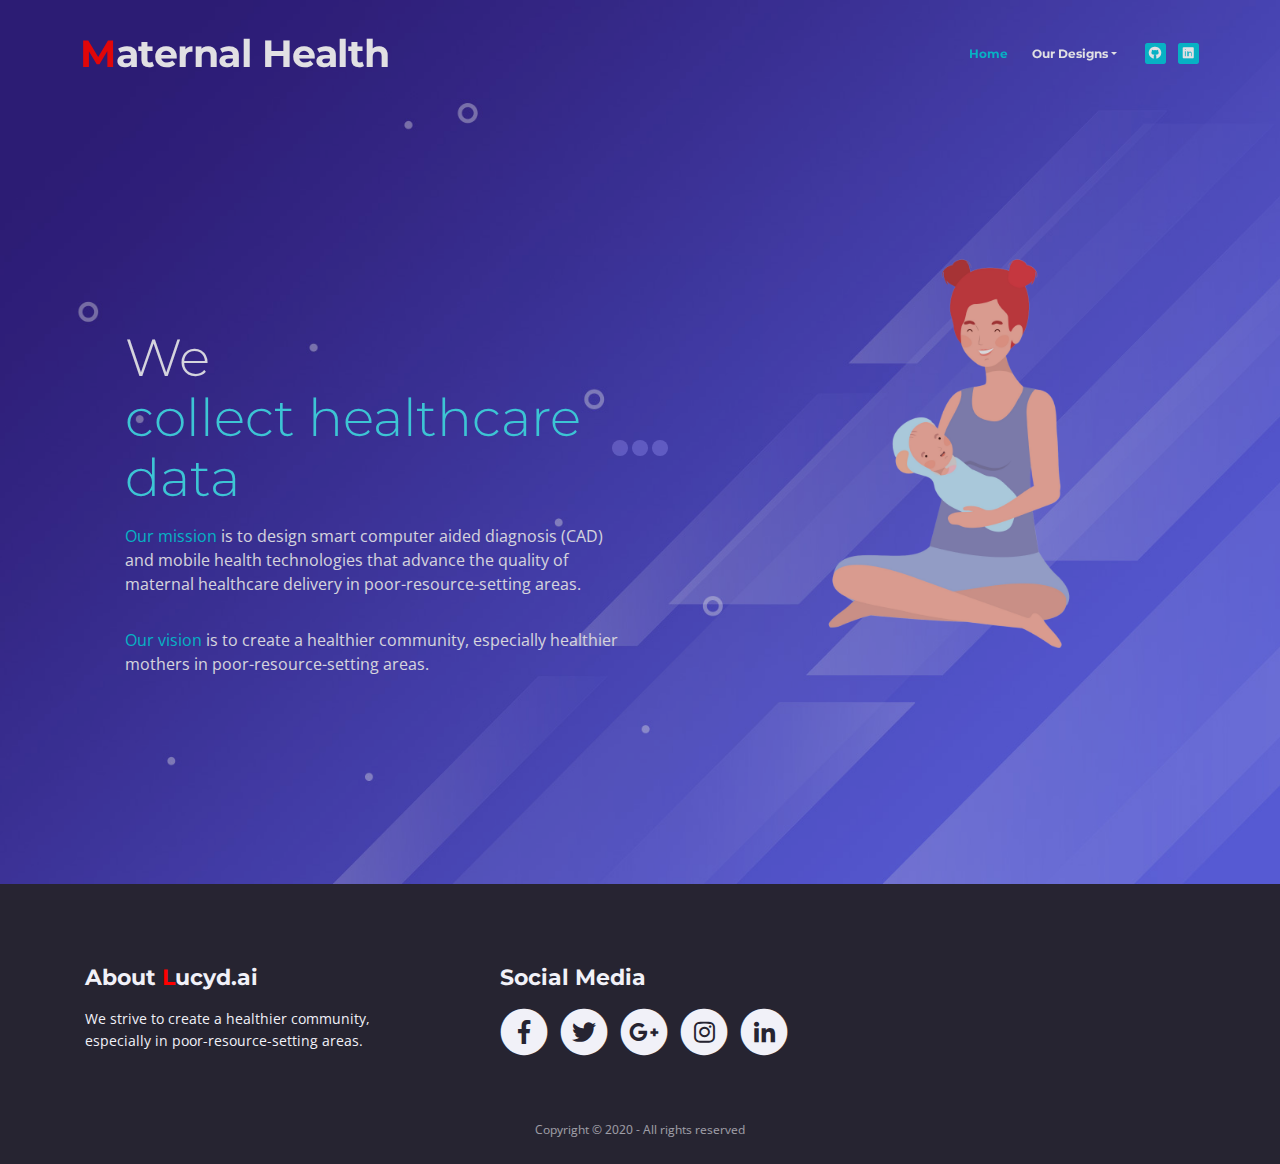
<file: maternalhealth.html>
<!DOCTYPE html>
<html lang="en">
<head>
    <meta charset="utf-8">
    <meta name="viewport" content="width=device-width, initial-scale=1, shrink-to-fit=no">
    
    <!-- SEO Meta Tags -->
    <meta name="description" content="Smart healthcare technologies.">
    <meta name="author" content="Inovatik">

    <!-- OG Meta Tags to improve the way the post looks when you share the page on LinkedIn, Facebook, Google+ -->
	<meta property="og:site_name" content="" /> <!-- website name -->
	<meta property="og:site" content="" /> <!-- website link -->
	<meta property="og:title" content=""/> <!-- title shown in the actual shared post -->
	<meta property="og:description" content="" /> <!-- description shown in the actual shared post -->
	<meta property="og:image" content="" /> <!-- image link, make sure it's jpg -->
	<meta property="og:url" content="" /> <!-- where do you want your post to link to -->
	<meta property="og:type" content="article" />

    <!-- Website Title -->
    <title>Lucyd.ai</title>
    
    <!-- Styles -->
    <link href="https://fonts.googleapis.com/css?family=Montserrat:400,600,700" rel="stylesheet">
    <link href="https://fonts.googleapis.com/css?family=Open+Sans:400,400i,700,700i" rel="stylesheet">
    <link href="css/bootstrap.css" rel="stylesheet">
    <link href="css/fontawesome-all.css" rel="stylesheet">
    <link href="css/swiper.css" rel="stylesheet">
	<link href="css/magnific-popup.css" rel="stylesheet">
	<link href="css/styles.css" rel="stylesheet">
	
	<!-- Favicon  -->
    <link rel="icon" href="images/icon.png">
</head>
<body data-spy="scroll" data-target=".fixed-top">
    
    <!-- Preloader -->
	<div class="spinner-wrapper">
        <div class="spinner">
            <div class="bounce1"></div>
            <div class="bounce2"></div>
            <div class="bounce3"></div>
        </div>
    </div>
    <!-- end of preloader -->
    

    <!-- Navigation -->
    <nav class="navbar navbar-expand-md navbar-dark navbar-custom fixed-top">
        <!-- Text Logo - Use this if you don't have a graphic logo -->
        <a class="navbar-brand logo-text page-scroll" href="maternalhealth.html"><span style="color:red">M</span>aternal Health</a> 

        <!-- Image Logo -->
        <!--<a class="navbar-brand logo-image" href="index.html"><img src="images/logo.svg" alt="alternative"></a> -->
        
        <!-- Mobile Menu Toggle Button -->
        <button class="navbar-toggler" type="button" data-toggle="collapse" data-target="#navbarsExampleDefault" aria-controls="navbarsExampleDefault" aria-expanded="false" aria-label="Toggle navigation">
            <span class="navbar-toggler-awesome fas fa-bars"></span>
            <span class="navbar-toggler-awesome fas fa-times"></span>
        </button>
        <!-- end of mobile menu toggle button -->

        <div class="collapse navbar-collapse" id="navbarsExampleDefault">
            <ul class="navbar-nav ml-auto">
                <li class="nav-item">
                    <a class="nav-link page-scroll" href="#header">Home <span class="sr-only">(current)</span></a>
                </li>

                </li>
                
                <!-- Dropdown Menu -->          
                <li class="nav-item dropdown">
                    <a class="nav-link dropdown-toggle page-scroll" href="#details" id="navbarDropdown" role="button" aria-haspopup="true" aria-expanded="false">Our Designs</a>
                    <div class="dropdown-menu" aria-labelledby="navbarDropdown">
                        <a class="dropdown-item" href="https://mohaliyet.github.io"><span class="item-text">CerviXpert</span></a>
                        <div class="dropdown-items-divide-hr"></div>
                        <a class="dropdown-item" href="https://mohaliyet.github.io/breast.html"><span class="item-text">BreastXpert</span></a>
                    </div>
                </li>
                <!-- end of dropdown menu -->
            </ul>
            <span class="nav-item social-icons">
                <span class="fa-stack">
                    <a href="https://www.github.com/lucydai">
                        <i class="fas fa-square fa-stack-2x"></i>
                        <i class="fab fa-github fa-stack-1x"></i>
                    </a>
                </span>
                <span class="fa-stack">
                    <a href="https://www.linkedin.com/company/42738579">
                        <i class="fas fa-square fa-stack-2x"></i>
                        <i class="fab fa-linkedin fa-stack-1x"></i>
                    </a>
                </span>
            </span>
        </div>
    </nav> <!-- end of navbar -->
    <!-- end of navigation -->


    <!-- Header -->
    <header id="header" class="header">
        <div class="header-content">
            <div class="container">
                <div class="row">
                    <div class="col-lg-6">
                        <div class="text-container">
                            <h1>We <br><span id="js-rotating">
                                collect healthcare data, 
                                analyze healthcare data, 
                                design data-driven technologies
                            </span></h1>
                            <p class="p-large"><span style="color:#00c9db">Our mission </span> is to design smart computer aided diagnosis (CAD) and mobile health technologies that advance the quality of maternal healthcare delivery in poor-resource-setting areas.</p>
                            <p class="p-large"><span style="color:#00c9db">Our vision </span>  is to create a healthier community, especially healthier mothers in poor-resource-setting areas.</p>
                            <!--a class="btn-solid-lg page-scroll" href="#your-link"><i class="fab fa-apple"></i>APP STORE</a>
                            <a class="btn-solid-lg page-scroll" href="#your-link"><i class="fab fa-google-play"></i>PLAY STORE</a-->
                        </div>
                    </div> <!-- end of col -->
                    <div class="col-lg-6">
                        <div class="image-container">
                            <img class="img-fluid" src="images/maternalhealth.png" alt="alternative">
                        </div> <!-- end of image-container -->
                    </div> <!-- end of col -->
                </div> <!-- end of row -->
            </div> <!-- end of container -->
        </div> <!-- end of header-content -->
    </header> <!-- end of header -->
    <!-- end of header -->
    
    <!-- Footer -->
    <div class="footer">
        <div class="container">
            <div class="row">
                <div class="col-md-4">
                    <div class="footer-col">
                        <h4>About <span style="color:red">L</span>ucyd.ai</h4>
                        <p>We strive to create a healthier community, especially in poor-resource-setting areas.</p>
                    </div>
                </div> <!-- end of col -->
                <div class="col-md-4">
                    <div class="footer-col last">
                        <h4>Social Media</h4>
                        <span class="fa-stack">
                            <a href="#your-link">
                                <i class="fas fa-circle fa-stack-2x"></i>
                                <i class="fab fa-facebook-f fa-stack-1x"></i>
                            </a>
                        </span>
                        <span class="fa-stack">
                            <a href="#your-link">
                                <i class="fas fa-circle fa-stack-2x"></i>
                                <i class="fab fa-twitter fa-stack-1x"></i>
                            </a>
                        </span>
                        <span class="fa-stack">
                            <a href="#your-link">
                                <i class="fas fa-circle fa-stack-2x"></i>
                                <i class="fab fa-google-plus-g fa-stack-1x"></i>
                            </a>
                        </span>
                        <span class="fa-stack">
                            <a href="#your-link">
                                <i class="fas fa-circle fa-stack-2x"></i>
                                <i class="fab fa-instagram fa-stack-1x"></i>
                            </a>
                        </span>
                        <span class="fa-stack">
                            <a href="#your-link">
                                <i class="fas fa-circle fa-stack-2x"></i>
                                <i class="fab fa-linkedin-in fa-stack-1x"></i>
                            </a>
                        </span>
                    </div> 
                </div> <!-- end of col -->
            </div> <!-- end of row -->
        </div> <!-- end of container -->
    </div> <!-- end of footer -->  
    <!-- end of footer -->


    <!-- Copyright -->
    <div class="copyright">
        <div class="container">
            <div class="row">
                <div class="col-lg-12">
                    <p class="p-small">Copyright © 2020 - All rights reserved</p>
                </div> <!-- end of col -->
            </div> <!-- enf of row -->
        </div> <!-- end of container -->
    </div> <!-- end of copyright --> 
    <!-- end of copyright -->
    
    	
    <!-- Scripts -->
    <script src="js/jquery.min.js"></script> <!-- jQuery for Bootstrap's JavaScript plugins -->
    <script src="js/popper.min.js"></script> <!-- Popper tooltip library for Bootstrap -->
    <script src="js/bootstrap.min.js"></script> <!-- Bootstrap framework -->
    <script src="js/jquery.easing.min.js"></script> <!-- jQuery Easing for smooth scrolling between anchors -->
    <script src="js/swiper.min.js"></script> <!-- Swiper for image and text sliders -->
    <script src="js/jquery.magnific-popup.js"></script> <!-- Magnific Popup for lightboxes -->
    <script src="js/morphext.min.js"></script> <!-- Morphtext rotating text in the header -->
    <script src="js/validator.min.js"></script> <!-- Validator.js - Bootstrap plugin that validates forms -->
    <script src="js/scripts.js"></script> <!-- Custom scripts -->
</body>
</html>
</file>
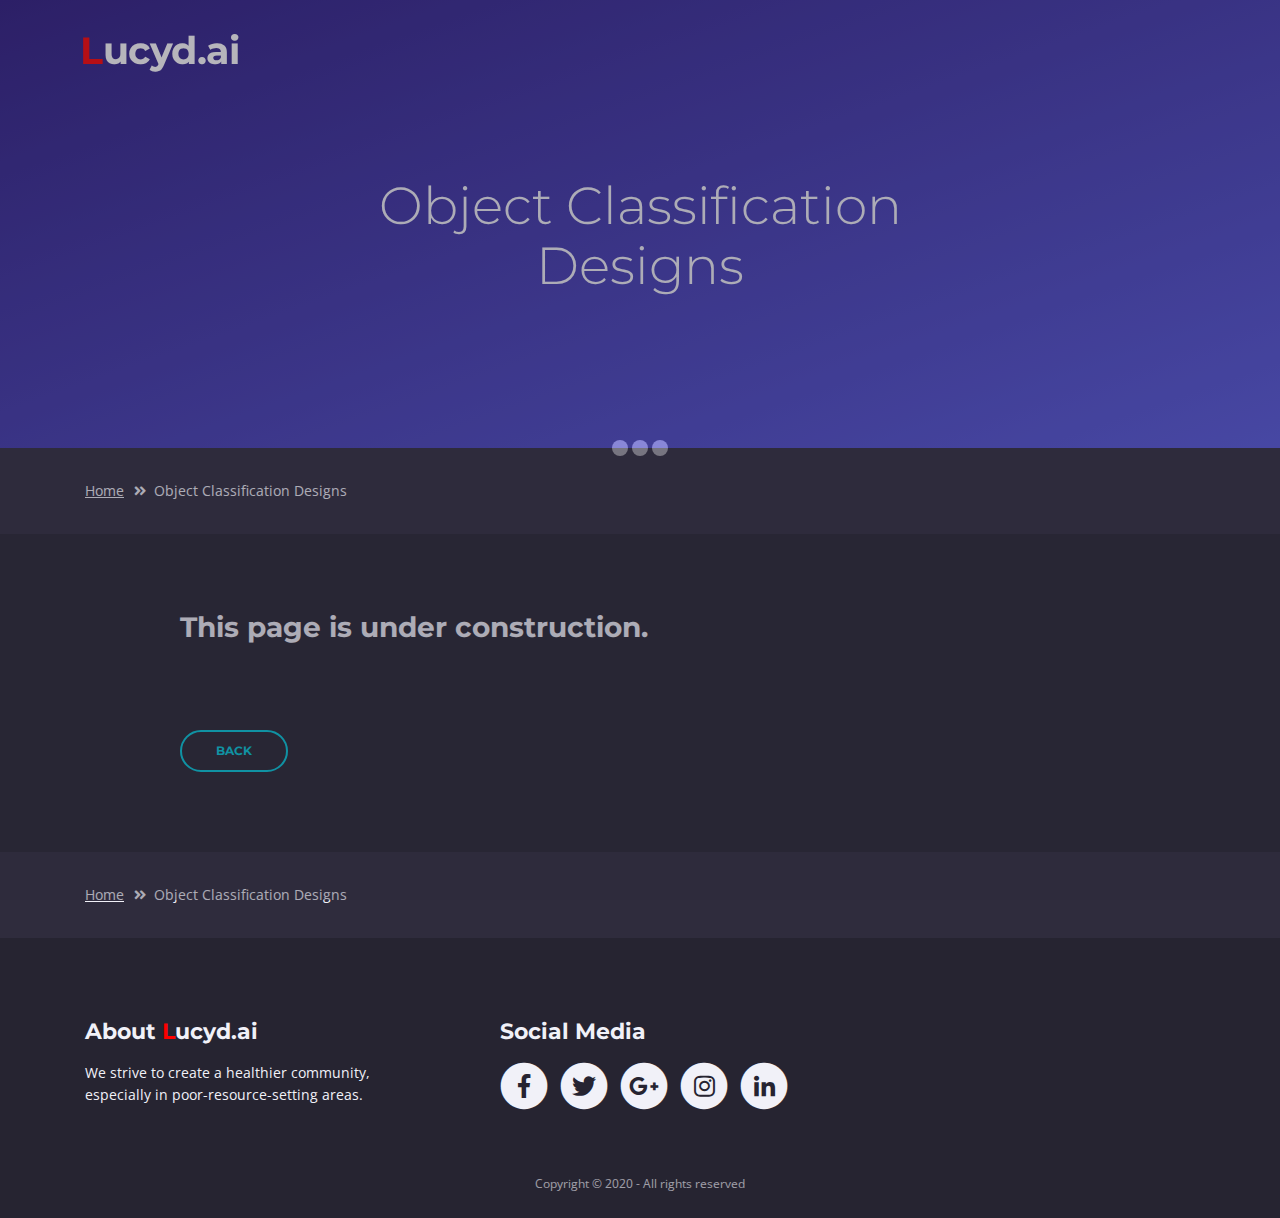
<file: object_classification.html>
<!DOCTYPE html>
<html lang="en">
<head>
    <meta charset="utf-8">
    <meta name="viewport" content="width=device-width, initial-scale=1, shrink-to-fit=no">
    
    <!-- SEO Meta Tags -->
    <meta name="description" content="Mobile app HTML landing page template to help you build a great online presence for your app which will convert visitors into users">
    <meta name="author" content="Inovatik">

    <!-- OG Meta Tags to improve the way the post looks when you share the page on LinkedIn, Facebook, Google+ -->
	<meta property="og:site_name" content="" /> <!-- website name -->
	<meta property="og:site" content="" /> <!-- website link -->
	<meta property="og:title" content=""/> <!-- title shown in the actual shared post -->
	<meta property="og:description" content="" /> <!-- description shown in the actual shared post -->
	<meta property="og:image" content="" /> <!-- image link, make sure it's jpg -->
	<meta property="og:url" content="" /> <!-- where do you want your post to link to -->
	<meta property="og:type" content="article" />

    <!-- Website Title -->
    <title>Object Classification</title>
    
    <!-- Styles -->
    <link href="https://fonts.googleapis.com/css?family=Open+Sans:300,300i,400,400i,600,600i,700,700i" rel="stylesheet">
    <link href="https://fonts.googleapis.com/css?family=Montserrat:600,700" rel="stylesheet">
    <link href="css/bootstrap.css" rel="stylesheet">
    <link href="css/fontawesome-all.css" rel="stylesheet">
    <link href="css/swiper.css" rel="stylesheet">
	<link href="css/magnific-popup.css" rel="stylesheet">
    <link href="css/styles.css" rel="stylesheet">
	
	<!-- Favicon  -->
    <link rel="icon" href="images/icon.png">
</head>
<body data-spy="scroll" data-target=".fixed-top">
    
    <!-- Preloader -->
	<div class="spinner-wrapper">
        <div class="spinner">
            <div class="bounce1"></div>
            <div class="bounce2"></div>
            <div class="bounce3"></div>
        </div>
    </div>
    <!-- end of preloader -->
    

    <!-- Navigation -->
    <nav class="navbar navbar-expand-md navbar-dark navbar-custom fixed-top">
        <!-- Text Logo - Use this if you don't have a graphic logo -->
        <a class="navbar-brand logo-text page-scroll" href="index.html"><span style="color:red">L</span>ucyd.ai</a> 
    </nav> <!-- end of navbar -->
    <!-- end of navigation -->


    <!-- Header -->
    <header id="header" class="ex-header">
        <div class="container">
            <div class="row">
                <div class="col-md-12">
                    <h1>Object Classification Designs</h1>
                </div> <!-- end of col -->
            </div> <!-- end of row -->
        </div> <!-- end of container -->
    </header> <!-- end of ex-header -->
    <!-- end of header -->


    <!-- Breadcrumbs -->
    <div class="ex-basic-1">
        <div class="container">
            <div class="row">
                <div class="col-lg-12">
                    <div class="breadcrumbs">
                        <a href="index.html">Home</a><i class="fa fa-angle-double-right"></i><span>Object Classification Designs</span>
                    </div> <!-- end of breadcrumbs -->
                </div> <!-- end of col -->
            </div> <!-- end of row -->
        </div> <!-- end of container -->
    </div> <!-- end of ex-basic-1 -->
    <!-- end of breadcrumbs -->


    <!-- Privacy Content -->
    <div class="ex-basic-2">
        <div class="container">
            <div class="row">
                <div class="col-lg-10 offset-lg-1">
                    <div class="text-container">
                        <h3>This page is under construction.</h3>    
                    </div> <!-- end of row -->
                    <a class="btn-outline-reg back" href="index.html">BACK</a>
                </div> <!-- end of col-->
            </div> <!-- end of row -->
        </div> <!-- end of container -->
    </div> <!-- end of ex-basic-2 -->
    <!-- end of privacy content -->


    <!-- Breadcrumbs -->
    <div class="ex-basic-1">
        <div class="container">
            <div class="row">
                <div class="col-lg-12">
                    <div class="breadcrumbs">
                        <a href="index.html">Home</a><i class="fa fa-angle-double-right"></i><span>Object Classification Designs</span>
                    </div> <!-- end of breadcrumbs -->
                </div> <!-- end of col -->
            </div> <!-- end of row -->
        </div> <!-- end of container -->
    </div> <!-- end of ex-basic-1 -->
    <!-- end of breadcrumbs -->

    
    <!-- Footer -->
    <div class="footer">
        <div class="container">
            <div class="row">
                <div class="col-md-4">
                    <div class="footer-col">
                        <h4>About <span style="color:red">L</span>ucyd.ai</h4>
                        <p>We strive to create a healthier community, especially in poor-resource-setting areas.</p>
                    </div>
                </div> <!-- end of col -->

                <div class="col-md-4">
                    <div class="footer-col last">
                        <h4>Social Media</h4>
                        <span class="fa-stack">
                            <a href="#your-link">
                                <i class="fas fa-circle fa-stack-2x"></i>
                                <i class="fab fa-facebook-f fa-stack-1x"></i>
                            </a>
                        </span>
                        <span class="fa-stack">
                            <a href="#your-link">
                                <i class="fas fa-circle fa-stack-2x"></i>
                                <i class="fab fa-twitter fa-stack-1x"></i>
                            </a>
                        </span>
                        <span class="fa-stack">
                            <a href="#your-link">
                                <i class="fas fa-circle fa-stack-2x"></i>
                                <i class="fab fa-google-plus-g fa-stack-1x"></i>
                            </a>
                        </span>
                        <span class="fa-stack">
                            <a href="#your-link">
                                <i class="fas fa-circle fa-stack-2x"></i>
                                <i class="fab fa-instagram fa-stack-1x"></i>
                            </a>
                        </span>
                        <span class="fa-stack">
                            <a href="#your-link">
                                <i class="fas fa-circle fa-stack-2x"></i>
                                <i class="fab fa-linkedin-in fa-stack-1x"></i>
                            </a>
                        </span>
                    </div> 
                </div> <!-- end of col -->
            </div> <!-- end of row -->
        </div> <!-- end of container -->
    </div> <!-- end of footer -->  
    <!-- end of footer -->


    <!-- Copyright -->
    <div class="copyright">
        <div class="container">
            <div class="row">
                <div class="col-lg-12">
                    <p class="p-small">Copyright © 2020  - All rights reserved</p>
                </div> <!-- end of col -->
            </div> <!-- enf of row -->
        </div> <!-- end of container -->
    </div> <!-- end of copyright --> 
    <!-- end of copyright -->

	
    <!-- Scripts -->
    <script src="js/jquery.min.js"></script> <!-- jQuery for Bootstrap's JavaScript plugins -->
    <script src="js/popper.min.js"></script> <!-- Popper tooltip library for Bootstrap -->
    <script src="js/bootstrap.min.js"></script> <!-- Bootstrap framework -->
    <script src="js/jquery.easing.min.js"></script> <!-- jQuery Easing for smooth scrolling between anchors -->
    <script src="js/swiper.min.js"></script> <!-- Swiper for image and text sliders -->
    <script src="js/jquery.magnific-popup.js"></script> <!-- Magnific Popup for lightboxes -->
    <script src="js/morphext.min.js"></script> <!-- Morphtext rotating text in the header -->
    <script src="js/validator.min.js"></script> <!-- Validator.js - Bootstrap plugin that validates forms -->
    <script src="js/scripts.js"></script> <!-- Custom scripts -->
    
</body>
</html>
</file>
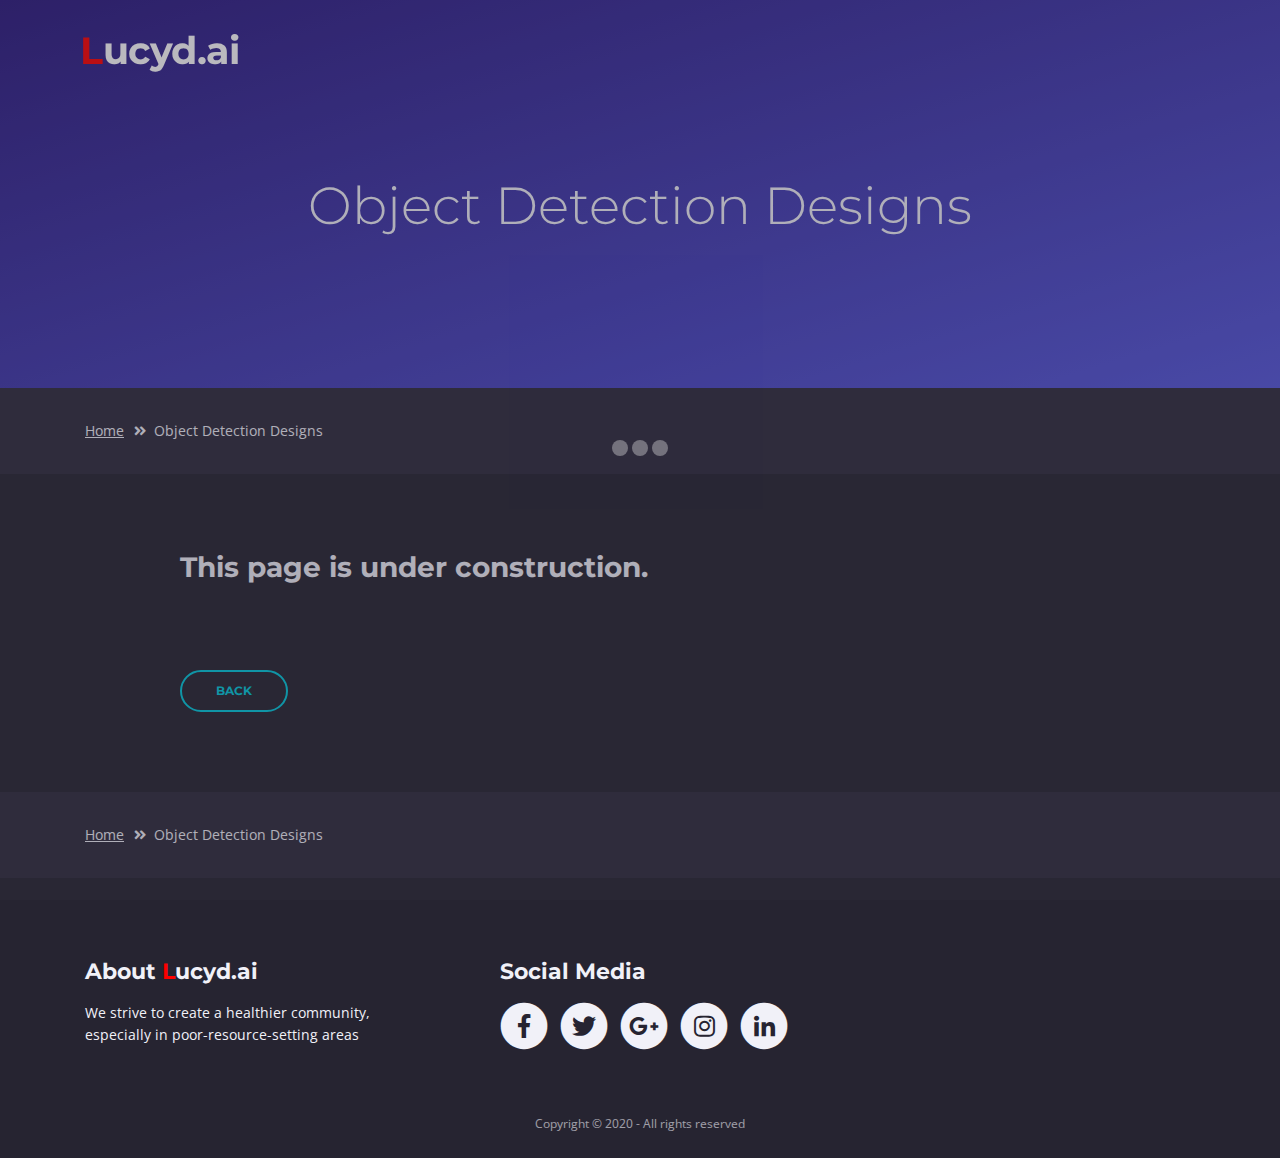
<file: object_detection.html>
<!DOCTYPE html>
<html lang="en">
<head>
    <meta charset="utf-8">
    <meta name="viewport" content="width=device-width, initial-scale=1, shrink-to-fit=no">
    
    <!-- SEO Meta Tags -->
    <meta name="description" content="Mobile app HTML landing page template to help you build a great online presence for your app which will convert visitors into users">
    <meta name="author" content="Inovatik">

    <!-- OG Meta Tags to improve the way the post looks when you share the page on LinkedIn, Facebook, Google+ -->
	<meta property="og:site_name" content="" /> <!-- website name -->
	<meta property="og:site" content="" /> <!-- website link -->
	<meta property="og:title" content=""/> <!-- title shown in the actual shared post -->
	<meta property="og:description" content="" /> <!-- description shown in the actual shared post -->
	<meta property="og:image" content="" /> <!-- image link, make sure it's jpg -->
	<meta property="og:url" content="" /> <!-- where do you want your post to link to -->
	<meta property="og:type" content="article" />

    <!-- Website Title -->
    <title>Object Detection</title>
    
    <!-- Styles -->
    <link href="https://fonts.googleapis.com/css?family=Open+Sans:300,300i,400,400i,600,600i,700,700i" rel="stylesheet">
    <link href="https://fonts.googleapis.com/css?family=Montserrat:600,700" rel="stylesheet">
    <link href="css/bootstrap.css" rel="stylesheet">
    <link href="css/fontawesome-all.css" rel="stylesheet">
    <link href="css/swiper.css" rel="stylesheet">
	<link href="css/magnific-popup.css" rel="stylesheet">
    <link href="css/styles.css" rel="stylesheet">
	
	<!-- Favicon  -->
    <link rel="icon" href="images/icon.png">
</head>
<body data-spy="scroll" data-target=".fixed-top">
    
    <!-- Preloader -->
	<div class="spinner-wrapper">
        <div class="spinner">
            <div class="bounce1"></div>
            <div class="bounce2"></div>
            <div class="bounce3"></div>
        </div>
    </div>
    <!-- end of preloader -->
    

    <!-- Navigation -->
    <nav class="navbar navbar-expand-md navbar-dark navbar-custom fixed-top">
        <!-- Text Logo - Use this if you don't have a graphic logo -->
        <a class="navbar-brand logo-text page-scroll" href="index.html"><span style="color:red">L</span>ucyd.ai</a> 
    </nav> <!-- end of navbar -->
    <!-- end of navigation -->


    <!-- Header -->
    <header id="header" class="ex-header">
        <div class="container">
            <div class="row">
                <div class="col-md-12">
                    <h1>Object Detection Designs</h1>
                </div> <!-- end of col -->
            </div> <!-- end of row -->
        </div> <!-- end of container -->
    </header> <!-- end of ex-header -->
    <!-- end of header -->


    <!-- Breadcrumbs -->
    <div class="ex-basic-1">
        <div class="container">
            <div class="row">
                <div class="col-lg-12">
                    <div class="breadcrumbs">
                        <a href="index.html">Home</a><i class="fa fa-angle-double-right"></i><span>Object Detection Designs</span>
                    </div> <!-- end of breadcrumbs -->
                </div> <!-- end of col -->
            </div> <!-- end of row -->
        </div> <!-- end of container -->
    </div> <!-- end of ex-basic-1 -->
    <!-- end of breadcrumbs -->


    <!-- Privacy Content -->
    <div class="ex-basic-2">
        <div class="container">
            <div class="row">
                <div class="col-lg-10 offset-lg-1">
                    <div class="text-container">
                        <h3>This page is under construction.</h3>    
                    </div> <!-- end of row -->
                    <a class="btn-outline-reg back" href="index.html">BACK</a>
                </div> <!-- end of col-->
            </div> <!-- end of row -->
        </div> <!-- end of container -->
    </div> <!-- end of ex-basic-2 -->
    <!-- end of privacy content -->


    <!-- Breadcrumbs -->
    <div class="ex-basic-1">
        <div class="container">
            <div class="row">
                <div class="col-lg-12">
                    <div class="breadcrumbs">
                        <a href="index.html">Home</a><i class="fa fa-angle-double-right"></i><span>Object Detection Designs</span>
                    </div> <!-- end of breadcrumbs -->
                </div> <!-- end of col -->
            </div> <!-- end of row -->
        </div> <!-- end of container -->
    </div> <!-- end of ex-basic-1 -->
    <!-- end of breadcrumbs -->

    
    <!-- Footer -->
    <div class="footer">
        <div class="container">
            <div class="row">
                <div class="col-md-4">
                    <div class="footer-col">
                        <h4>About <span style="color:red">L</span>ucyd.ai</h4>
                        <p>We strive to create a healthier community, especially in poor-resource-setting areas</p>
                    </div>
                </div> <!-- end of col -->

                <div class="col-md-4">
                    <div class="footer-col last">
                        <h4>Social Media</h4>
                        <span class="fa-stack">
                            <a href="#your-link">
                                <i class="fas fa-circle fa-stack-2x"></i>
                                <i class="fab fa-facebook-f fa-stack-1x"></i>
                            </a>
                        </span>
                        <span class="fa-stack">
                            <a href="#your-link">
                                <i class="fas fa-circle fa-stack-2x"></i>
                                <i class="fab fa-twitter fa-stack-1x"></i>
                            </a>
                        </span>
                        <span class="fa-stack">
                            <a href="#your-link">
                                <i class="fas fa-circle fa-stack-2x"></i>
                                <i class="fab fa-google-plus-g fa-stack-1x"></i>
                            </a>
                        </span>
                        <span class="fa-stack">
                            <a href="#your-link">
                                <i class="fas fa-circle fa-stack-2x"></i>
                                <i class="fab fa-instagram fa-stack-1x"></i>
                            </a>
                        </span>
                        <span class="fa-stack">
                            <a href="#your-link">
                                <i class="fas fa-circle fa-stack-2x"></i>
                                <i class="fab fa-linkedin-in fa-stack-1x"></i>
                            </a>
                        </span>
                    </div> 
                </div> <!-- end of col -->
            </div> <!-- end of row -->
        </div> <!-- end of container -->
    </div> <!-- end of footer -->  
    <!-- end of footer -->


    <!-- Copyright -->
    <div class="copyright">
        <div class="container">
            <div class="row">
                <div class="col-lg-12">
                    <p class="p-small">Copyright © 2020  - All rights reserved</p>
                </div> <!-- end of col -->
            </div> <!-- enf of row -->
        </div> <!-- end of container -->
    </div> <!-- end of copyright --> 
    <!-- end of copyright -->

	
    <!-- Scripts -->
    <script src="js/jquery.min.js"></script> <!-- jQuery for Bootstrap's JavaScript plugins -->
    <script src="js/popper.min.js"></script> <!-- Popper tooltip library for Bootstrap -->
    <script src="js/bootstrap.min.js"></script> <!-- Bootstrap framework -->
    <script src="js/jquery.easing.min.js"></script> <!-- jQuery Easing for smooth scrolling between anchors -->
    <script src="js/swiper.min.js"></script> <!-- Swiper for image and text sliders -->
    <script src="js/jquery.magnific-popup.js"></script> <!-- Magnific Popup for lightboxes -->
    <script src="js/morphext.min.js"></script> <!-- Morphtext rotating text in the header -->
    <script src="js/validator.min.js"></script> <!-- Validator.js - Bootstrap plugin that validates forms -->
    <script src="js/scripts.js"></script> <!-- Custom scripts -->
    
</body>
</html>
</file>
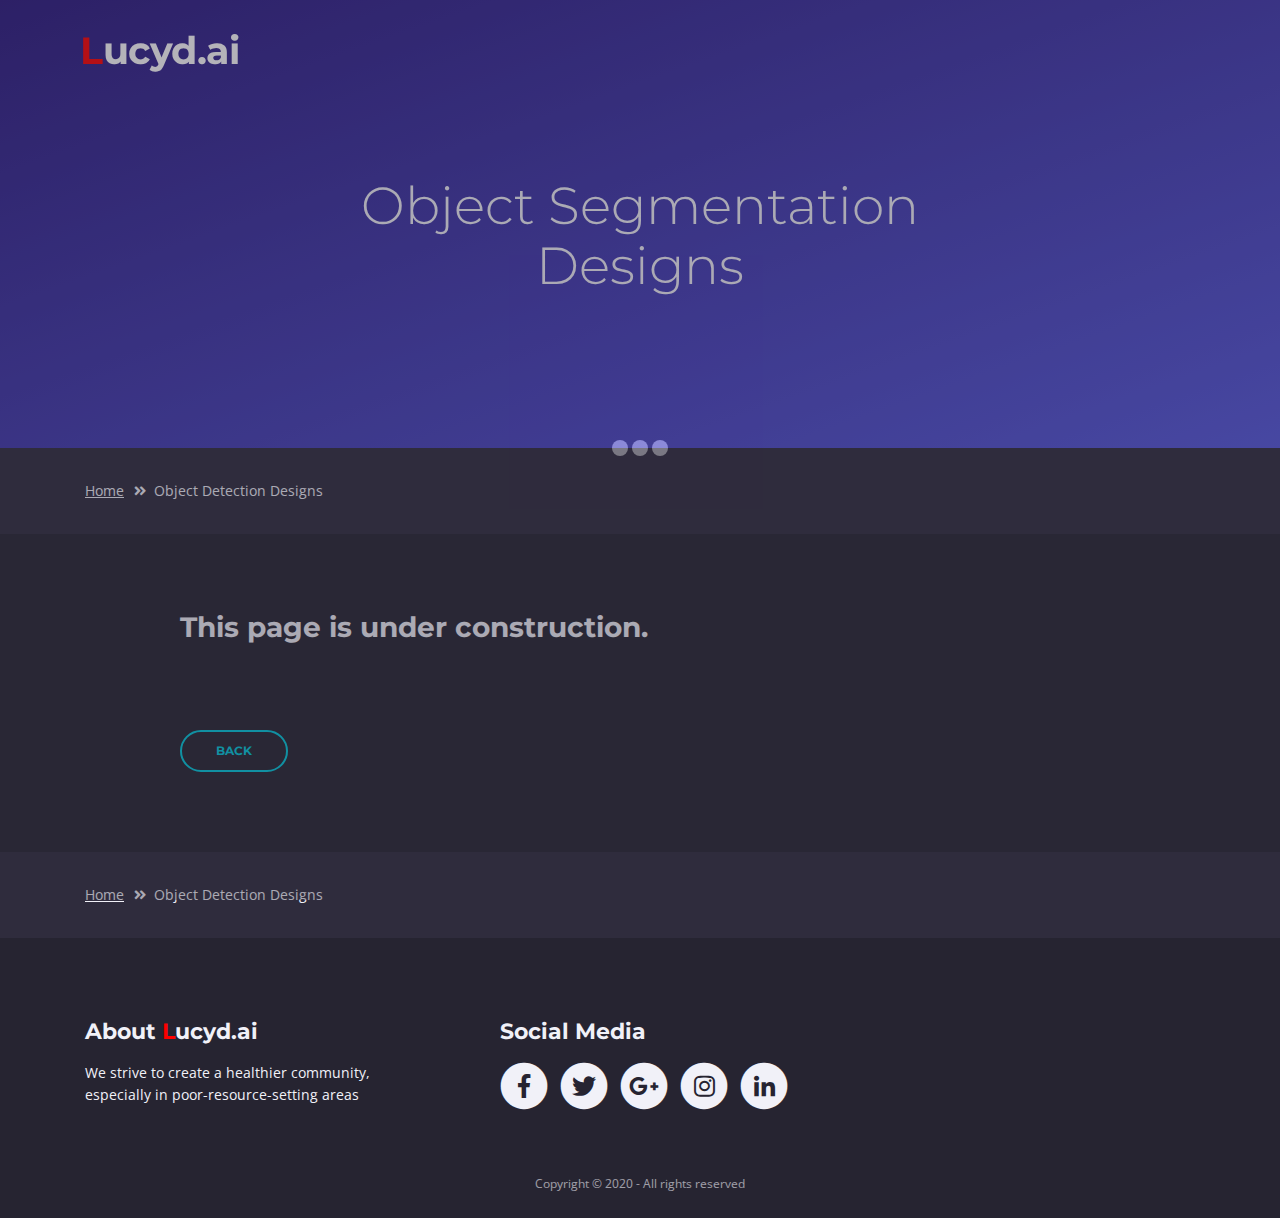
<file: object_segmentation.html>
<!DOCTYPE html>
<html lang="en">
<head>
    <meta charset="utf-8">
    <meta name="viewport" content="width=device-width, initial-scale=1, shrink-to-fit=no">
    
    <!-- SEO Meta Tags -->
    <meta name="description" content="Mobile app HTML landing page template to help you build a great online presence for your app which will convert visitors into users">
    <meta name="author" content="Inovatik">

    <!-- OG Meta Tags to improve the way the post looks when you share the page on LinkedIn, Facebook, Google+ -->
	<meta property="og:site_name" content="" /> <!-- website name -->
	<meta property="og:site" content="" /> <!-- website link -->
	<meta property="og:title" content=""/> <!-- title shown in the actual shared post -->
	<meta property="og:description" content="" /> <!-- description shown in the actual shared post -->
	<meta property="og:image" content="" /> <!-- image link, make sure it's jpg -->
	<meta property="og:url" content="" /> <!-- where do you want your post to link to -->
	<meta property="og:type" content="article" />

    <!-- Website Title -->
    <title>Object Segmentation</title>
    
    <!-- Styles -->
    <link href="https://fonts.googleapis.com/css?family=Open+Sans:300,300i,400,400i,600,600i,700,700i" rel="stylesheet">
    <link href="https://fonts.googleapis.com/css?family=Montserrat:600,700" rel="stylesheet">
    <link href="css/bootstrap.css" rel="stylesheet">
    <link href="css/fontawesome-all.css" rel="stylesheet">
    <link href="css/swiper.css" rel="stylesheet">
	<link href="css/magnific-popup.css" rel="stylesheet">
    <link href="css/styles.css" rel="stylesheet">
	
	<!-- Favicon  -->
    <link rel="icon" href="images/icon.png">
</head>
<body data-spy="scroll" data-target=".fixed-top">
    
    <!-- Preloader -->
	<div class="spinner-wrapper">
        <div class="spinner">
            <div class="bounce1"></div>
            <div class="bounce2"></div>
            <div class="bounce3"></div>
        </div>
    </div>
    <!-- end of preloader -->
    

    <!-- Navigation -->
    <nav class="navbar navbar-expand-md navbar-dark navbar-custom fixed-top">
        <!-- Text Logo - Use this if you don't have a graphic logo -->
        <a class="navbar-brand logo-text page-scroll" href="index.html"><span style="color:red">L</span>ucyd.ai</a> 
    </nav> <!-- end of navbar -->
    <!-- end of navigation -->


    <!-- Header -->
    <header id="header" class="ex-header">
        <div class="container">
            <div class="row">
                <div class="col-md-12">
                    <h1>Object Segmentation Designs</h1>
                </div> <!-- end of col -->
            </div> <!-- end of row -->
        </div> <!-- end of container -->
    </header> <!-- end of ex-header -->
    <!-- end of header -->


    <!-- Breadcrumbs -->
    <div class="ex-basic-1">
        <div class="container">
            <div class="row">
                <div class="col-lg-12">
                    <div class="breadcrumbs">
                        <a href="index.html">Home</a><i class="fa fa-angle-double-right"></i><span>Object Detection Designs</span>
                    </div> <!-- end of breadcrumbs -->
                </div> <!-- end of col -->
            </div> <!-- end of row -->
        </div> <!-- end of container -->
    </div> <!-- end of ex-basic-1 -->
    <!-- end of breadcrumbs -->


    <!-- Privacy Content -->
    <div class="ex-basic-2">
        <div class="container">
            <div class="row">
                <div class="col-lg-10 offset-lg-1">
                    <div class="text-container">
                        <h3>This page is under construction.</h3>    
                    </div> <!-- end of row -->
                    <a class="btn-outline-reg back" href="index.html">BACK</a>
                </div> <!-- end of col-->
            </div> <!-- end of row -->
        </div> <!-- end of container -->
    </div> <!-- end of ex-basic-2 -->
    <!-- end of privacy content -->


    <!-- Breadcrumbs -->
    <div class="ex-basic-1">
        <div class="container">
            <div class="row">
                <div class="col-lg-12">
                    <div class="breadcrumbs">
                        <a href="index.html">Home</a><i class="fa fa-angle-double-right"></i><span>Object Detection Designs</span>
                    </div> <!-- end of breadcrumbs -->
                </div> <!-- end of col -->
            </div> <!-- end of row -->
        </div> <!-- end of container -->
    </div> <!-- end of ex-basic-1 -->
    <!-- end of breadcrumbs -->

    
    <!-- Footer -->
    <div class="footer">
        <div class="container">
            <div class="row">
                <div class="col-md-4">
                    <div class="footer-col">
                        <h4>About <span style="color:red">L</span>ucyd.ai</h4>
                        <p>We strive to create a healthier community, especially in poor-resource-setting areas</p>
                    </div>
                </div> <!-- end of col -->

                <div class="col-md-4">
                    <div class="footer-col last">
                        <h4>Social Media</h4>
                        <span class="fa-stack">
                            <a href="#your-link">
                                <i class="fas fa-circle fa-stack-2x"></i>
                                <i class="fab fa-facebook-f fa-stack-1x"></i>
                            </a>
                        </span>
                        <span class="fa-stack">
                            <a href="#your-link">
                                <i class="fas fa-circle fa-stack-2x"></i>
                                <i class="fab fa-twitter fa-stack-1x"></i>
                            </a>
                        </span>
                        <span class="fa-stack">
                            <a href="#your-link">
                                <i class="fas fa-circle fa-stack-2x"></i>
                                <i class="fab fa-google-plus-g fa-stack-1x"></i>
                            </a>
                        </span>
                        <span class="fa-stack">
                            <a href="#your-link">
                                <i class="fas fa-circle fa-stack-2x"></i>
                                <i class="fab fa-instagram fa-stack-1x"></i>
                            </a>
                        </span>
                        <span class="fa-stack">
                            <a href="#your-link">
                                <i class="fas fa-circle fa-stack-2x"></i>
                                <i class="fab fa-linkedin-in fa-stack-1x"></i>
                            </a>
                        </span>
                    </div> 
                </div> <!-- end of col -->
            </div> <!-- end of row -->
        </div> <!-- end of container -->
    </div> <!-- end of footer -->  
    <!-- end of footer -->


    <!-- Copyright -->
    <div class="copyright">
        <div class="container">
            <div class="row">
                <div class="col-lg-12">
                    <p class="p-small">Copyright © 2020  - All rights reserved</p>
                </div> <!-- end of col -->
            </div> <!-- enf of row -->
        </div> <!-- end of container -->
    </div> <!-- end of copyright --> 
    <!-- end of copyright -->

	
    <!-- Scripts -->
    <script src="js/jquery.min.js"></script> <!-- jQuery for Bootstrap's JavaScript plugins -->
    <script src="js/popper.min.js"></script> <!-- Popper tooltip library for Bootstrap -->
    <script src="js/bootstrap.min.js"></script> <!-- Bootstrap framework -->
    <script src="js/jquery.easing.min.js"></script> <!-- jQuery Easing for smooth scrolling between anchors -->
    <script src="js/swiper.min.js"></script> <!-- Swiper for image and text sliders -->
    <script src="js/jquery.magnific-popup.js"></script> <!-- Magnific Popup for lightboxes -->
    <script src="js/morphext.min.js"></script> <!-- Morphtext rotating text in the header -->
    <script src="js/validator.min.js"></script> <!-- Validator.js - Bootstrap plugin that validates forms -->
    <script src="js/scripts.js"></script> <!-- Custom scripts -->
    
</body>
</html>
</file>
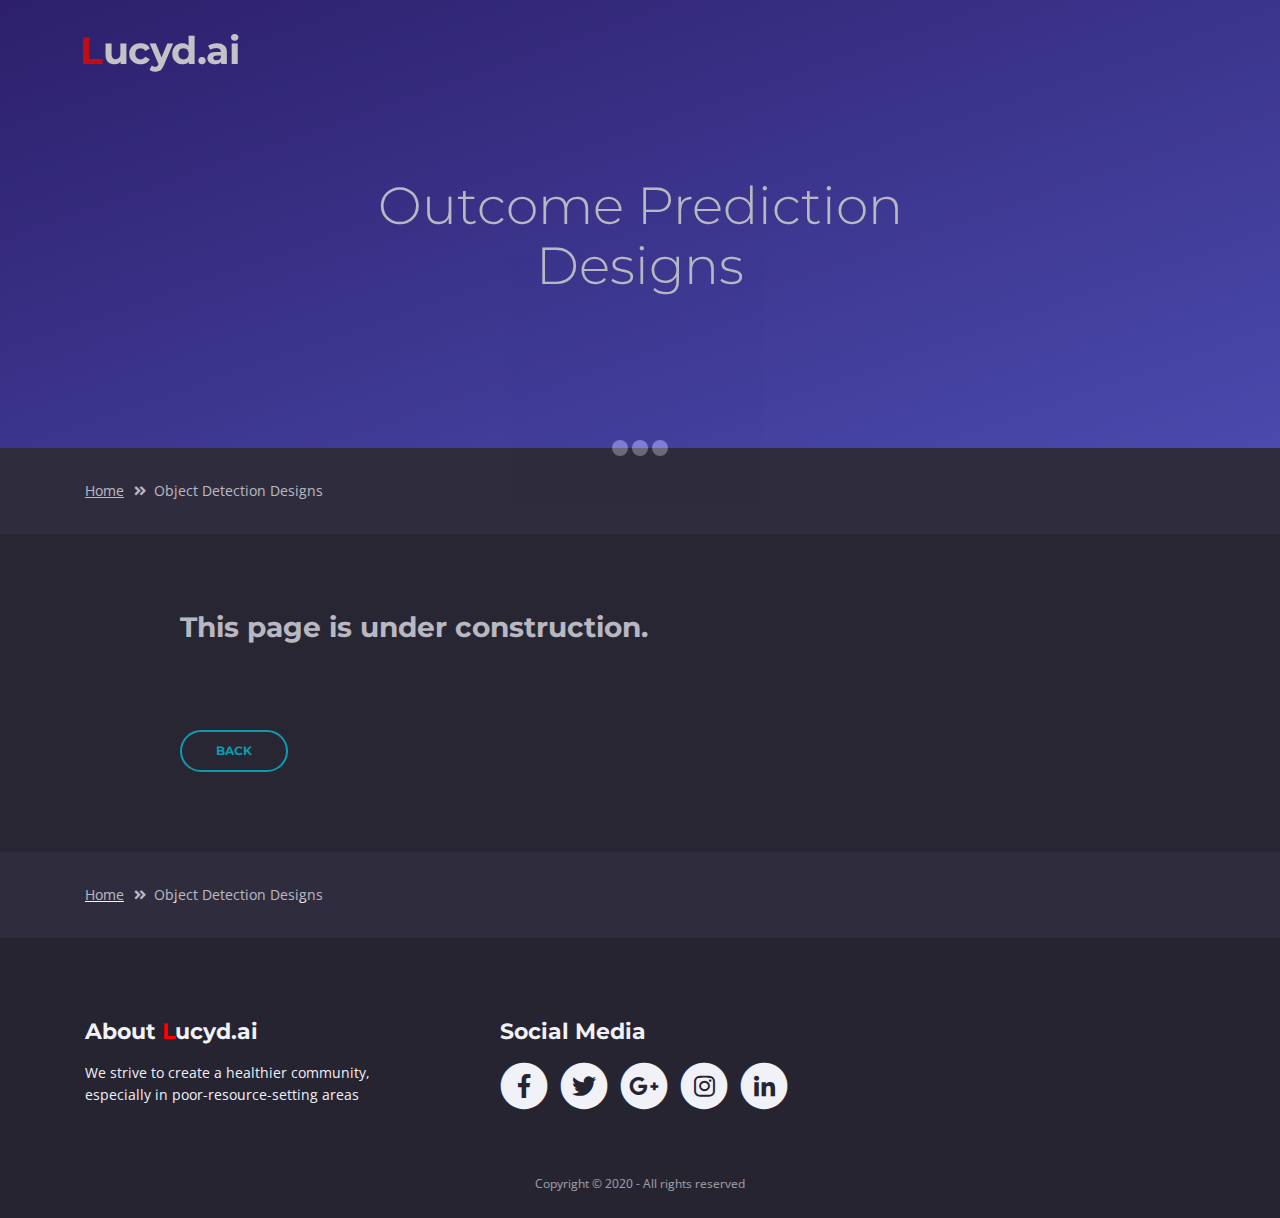
<file: outcome_prediction.html>
<!DOCTYPE html>
<html lang="en">
<head>
    <meta charset="utf-8">
    <meta name="viewport" content="width=device-width, initial-scale=1, shrink-to-fit=no">
    
    <!-- SEO Meta Tags -->
    <meta name="description" content="Mobile app HTML landing page template to help you build a great online presence for your app which will convert visitors into users">
    <meta name="author" content="Inovatik">

    <!-- OG Meta Tags to improve the way the post looks when you share the page on LinkedIn, Facebook, Google+ -->
	<meta property="og:site_name" content="" /> <!-- website name -->
	<meta property="og:site" content="" /> <!-- website link -->
	<meta property="og:title" content=""/> <!-- title shown in the actual shared post -->
	<meta property="og:description" content="" /> <!-- description shown in the actual shared post -->
	<meta property="og:image" content="" /> <!-- image link, make sure it's jpg -->
	<meta property="og:url" content="" /> <!-- where do you want your post to link to -->
	<meta property="og:type" content="article" />

    <!-- Website Title -->
    <title>Outcome Prediction</title>
    
    <!-- Styles -->
    <link href="https://fonts.googleapis.com/css?family=Open+Sans:300,300i,400,400i,600,600i,700,700i" rel="stylesheet">
    <link href="https://fonts.googleapis.com/css?family=Montserrat:600,700" rel="stylesheet">
    <link href="css/bootstrap.css" rel="stylesheet">
    <link href="css/fontawesome-all.css" rel="stylesheet">
    <link href="css/swiper.css" rel="stylesheet">
	<link href="css/magnific-popup.css" rel="stylesheet">
    <link href="css/styles.css" rel="stylesheet">
	
	<!-- Favicon  -->
    <link rel="icon" href="images/icon.png">
</head>
<body data-spy="scroll" data-target=".fixed-top">
    
    <!-- Preloader -->
	<div class="spinner-wrapper">
        <div class="spinner">
            <div class="bounce1"></div>
            <div class="bounce2"></div>
            <div class="bounce3"></div>
        </div>
    </div>
    <!-- end of preloader -->
    

    <!-- Navigation -->
    <nav class="navbar navbar-expand-md navbar-dark navbar-custom fixed-top">
        <!-- Text Logo - Use this if you don't have a graphic logo -->
        <a class="navbar-brand logo-text page-scroll" href="index.html"><span style="color:red">L</span>ucyd.ai</a> 
    </nav> <!-- end of navbar -->
    <!-- end of navigation -->


    <!-- Header -->
    <header id="header" class="ex-header">
        <div class="container">
            <div class="row">
                <div class="col-md-12">
                    <h1>Outcome Prediction Designs</h1>
                </div> <!-- end of col -->
            </div> <!-- end of row -->
        </div> <!-- end of container -->
    </header> <!-- end of ex-header -->
    <!-- end of header -->


    <!-- Breadcrumbs -->
    <div class="ex-basic-1">
        <div class="container">
            <div class="row">
                <div class="col-lg-12">
                    <div class="breadcrumbs">
                        <a href="index.html">Home</a><i class="fa fa-angle-double-right"></i><span>Object Detection Designs</span>
                    </div> <!-- end of breadcrumbs -->
                </div> <!-- end of col -->
            </div> <!-- end of row -->
        </div> <!-- end of container -->
    </div> <!-- end of ex-basic-1 -->
    <!-- end of breadcrumbs -->


    <!-- Privacy Content -->
    <div class="ex-basic-2">
        <div class="container">
            <div class="row">
                <div class="col-lg-10 offset-lg-1">
                    <div class="text-container">
                        <h3>This page is under construction.</h3>    
                    </div> <!-- end of row -->
                    <a class="btn-outline-reg back" href="index.html">BACK</a>
                </div> <!-- end of col-->
            </div> <!-- end of row -->
        </div> <!-- end of container -->
    </div> <!-- end of ex-basic-2 -->
    <!-- end of privacy content -->


    <!-- Breadcrumbs -->
    <div class="ex-basic-1">
        <div class="container">
            <div class="row">
                <div class="col-lg-12">
                    <div class="breadcrumbs">
                        <a href="index.html">Home</a><i class="fa fa-angle-double-right"></i><span>Object Detection Designs</span>
                    </div> <!-- end of breadcrumbs -->
                </div> <!-- end of col -->
            </div> <!-- end of row -->
        </div> <!-- end of container -->
    </div> <!-- end of ex-basic-1 -->
    <!-- end of breadcrumbs -->

    
    <!-- Footer -->
    <div class="footer">
        <div class="container">
            <div class="row">
                <div class="col-md-4">
                    <div class="footer-col">
                        <h4>About <span style="color:red">L</span>ucyd.ai</h4>
                        <p>We strive to create a healthier community, especially in poor-resource-setting areas</p>
                    </div>
                </div> <!-- end of col -->

                <div class="col-md-4">
                    <div class="footer-col last">
                        <h4>Social Media</h4>
                        <span class="fa-stack">
                            <a href="#your-link">
                                <i class="fas fa-circle fa-stack-2x"></i>
                                <i class="fab fa-facebook-f fa-stack-1x"></i>
                            </a>
                        </span>
                        <span class="fa-stack">
                            <a href="#your-link">
                                <i class="fas fa-circle fa-stack-2x"></i>
                                <i class="fab fa-twitter fa-stack-1x"></i>
                            </a>
                        </span>
                        <span class="fa-stack">
                            <a href="#your-link">
                                <i class="fas fa-circle fa-stack-2x"></i>
                                <i class="fab fa-google-plus-g fa-stack-1x"></i>
                            </a>
                        </span>
                        <span class="fa-stack">
                            <a href="#your-link">
                                <i class="fas fa-circle fa-stack-2x"></i>
                                <i class="fab fa-instagram fa-stack-1x"></i>
                            </a>
                        </span>
                        <span class="fa-stack">
                            <a href="#your-link">
                                <i class="fas fa-circle fa-stack-2x"></i>
                                <i class="fab fa-linkedin-in fa-stack-1x"></i>
                            </a>
                        </span>
                    </div> 
                </div> <!-- end of col -->
            </div> <!-- end of row -->
        </div> <!-- end of container -->
    </div> <!-- end of footer -->  
    <!-- end of footer -->


    <!-- Copyright -->
    <div class="copyright">
        <div class="container">
            <div class="row">
                <div class="col-lg-12">
                    <p class="p-small">Copyright © 2020  - All rights reserved</p>
                </div> <!-- end of col -->
            </div> <!-- enf of row -->
        </div> <!-- end of container -->
    </div> <!-- end of copyright --> 
    <!-- end of copyright -->

	
    <!-- Scripts -->
    <script src="js/jquery.min.js"></script> <!-- jQuery for Bootstrap's JavaScript plugins -->
    <script src="js/popper.min.js"></script> <!-- Popper tooltip library for Bootstrap -->
    <script src="js/bootstrap.min.js"></script> <!-- Bootstrap framework -->
    <script src="js/jquery.easing.min.js"></script> <!-- jQuery Easing for smooth scrolling between anchors -->
    <script src="js/swiper.min.js"></script> <!-- Swiper for image and text sliders -->
    <script src="js/jquery.magnific-popup.js"></script> <!-- Magnific Popup for lightboxes -->
    <script src="js/morphext.min.js"></script> <!-- Morphtext rotating text in the header -->
    <script src="js/validator.min.js"></script> <!-- Validator.js - Bootstrap plugin that validates forms -->
    <script src="js/scripts.js"></script> <!-- Custom scripts -->
    
</body>
</html>
</file>
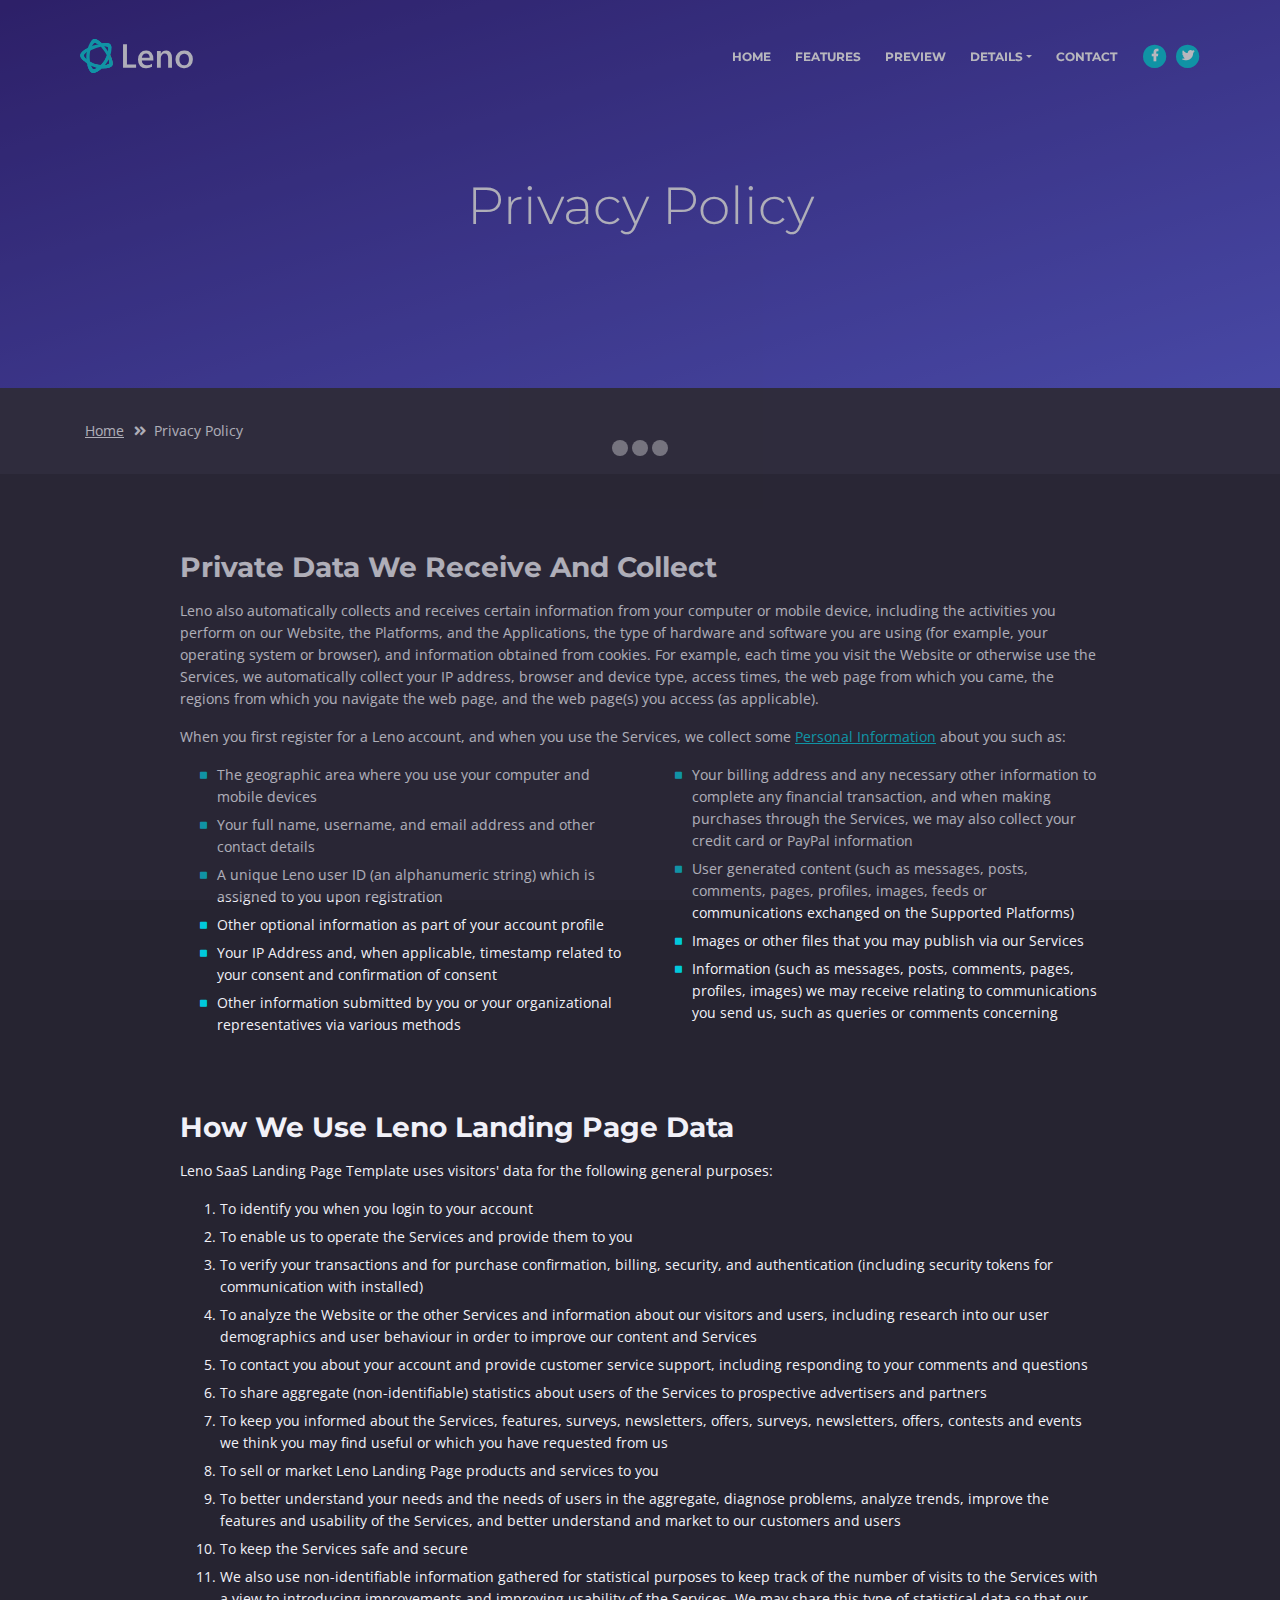
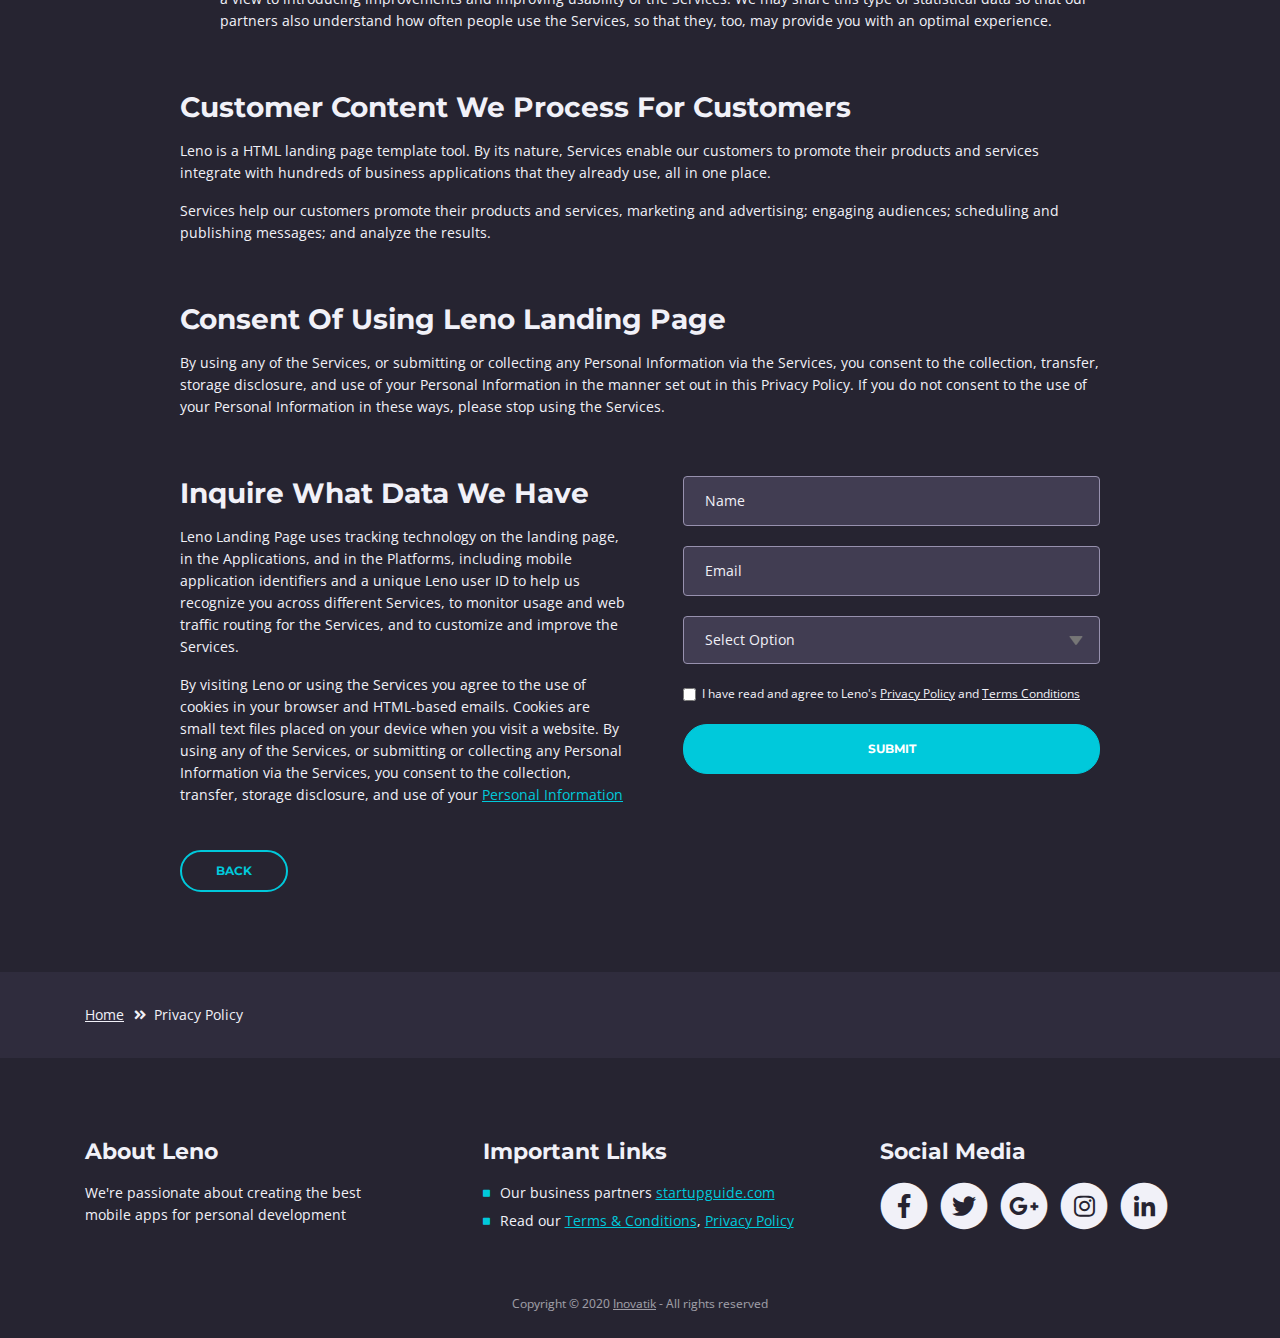
<file: privacy-policy.html>
<!DOCTYPE html>
<html lang="en">
<head>
    <meta charset="utf-8">
    <meta name="viewport" content="width=device-width, initial-scale=1, shrink-to-fit=no">
    
    <!-- SEO Meta Tags -->
    <meta name="description" content="Mobile app HTML landing page template to help you build a great online presence for your app which will convert visitors into users">
    <meta name="author" content="Inovatik">

    <!-- OG Meta Tags to improve the way the post looks when you share the page on LinkedIn, Facebook, Google+ -->
	<meta property="og:site_name" content="" /> <!-- website name -->
	<meta property="og:site" content="" /> <!-- website link -->
	<meta property="og:title" content=""/> <!-- title shown in the actual shared post -->
	<meta property="og:description" content="" /> <!-- description shown in the actual shared post -->
	<meta property="og:image" content="" /> <!-- image link, make sure it's jpg -->
	<meta property="og:url" content="" /> <!-- where do you want your post to link to -->
	<meta property="og:type" content="article" />

    <!-- Website Title -->
    <title>Privacy Policy - Leno - Mobile App HTML Landing Page Template</title>
    
    <!-- Styles -->
    <link href="https://fonts.googleapis.com/css?family=Open+Sans:300,300i,400,400i,600,600i,700,700i" rel="stylesheet">
    <link href="https://fonts.googleapis.com/css?family=Montserrat:600,700" rel="stylesheet">
    <link href="css/bootstrap.css" rel="stylesheet">
    <link href="css/fontawesome-all.css" rel="stylesheet">
    <link href="css/swiper.css" rel="stylesheet">
	<link href="css/magnific-popup.css" rel="stylesheet">
    <link href="css/styles.css" rel="stylesheet">
	
	<!-- Favicon  -->
    <link rel="icon" href="images/favicon.png">
</head>
<body data-spy="scroll" data-target=".fixed-top">
    
    <!-- Preloader -->
	<div class="spinner-wrapper">
        <div class="spinner">
            <div class="bounce1"></div>
            <div class="bounce2"></div>
            <div class="bounce3"></div>
        </div>
    </div>
    <!-- end of preloader -->
    

    <!-- Navigation -->
    <nav class="navbar navbar-expand-md navbar-dark navbar-custom fixed-top">
        <!-- Text Logo - Use this if you don't have a graphic logo -->
        <!-- <a class="navbar-brand logo-text page-scroll" href="index.html">Leno</a> -->

        <!-- Image Logo -->
        <a class="navbar-brand logo-image" href="index.html"><img src="images/logo.svg" alt="alternative"></a> 
        
        <!-- Mobile Menu Toggle Button -->
        <button class="navbar-toggler" type="button" data-toggle="collapse" data-target="#navbarsExampleDefault" aria-controls="navbarsExampleDefault" aria-expanded="false" aria-label="Toggle navigation">
            <span class="navbar-toggler-awesome fas fa-bars"></span>
            <span class="navbar-toggler-awesome fas fa-times"></span>
        </button>
        <!-- end of mobile menu toggle button -->

        <div class="collapse navbar-collapse" id="navbarsExampleDefault">
            <ul class="navbar-nav ml-auto">
                <li class="nav-item">
                    <a class="nav-link page-scroll" href="index.html#header">HOME <span class="sr-only">(current)</span></a>
                </li>
                <li class="nav-item">
                    <a class="nav-link page-scroll" href="index.html#features">FEATURES</a>
                </li>
                <li class="nav-item">
                    <a class="nav-link page-scroll" href="index.html#preview">PREVIEW</a>
                </li>

                <!-- Dropdown Menu -->          
                <li class="nav-item dropdown">
                    <a class="nav-link dropdown-toggle page-scroll" href="index.html#details" id="navbarDropdown" role="button" aria-haspopup="true" aria-expanded="false">DETAILS</a>
                    <div class="dropdown-menu" aria-labelledby="navbarDropdown">
                        <a class="dropdown-item" href="terms-conditions.html"><span class="item-text">TERMS CONDITIONS</span></a>
                        <div class="dropdown-items-divide-hr"></div>
                        <a class="dropdown-item" href="privacy-policy.html"><span class="item-text">PRIVACY POLICY</span></a>
                    </div>
                </li>
                <!-- end of dropdown menu -->

                <li class="nav-item">
                    <a class="nav-link page-scroll" href="index.html#contact">CONTACT</a>
                </li>
            </ul>
            <span class="nav-item social-icons">
                <span class="fa-stack">
                    <a href="#your-link">
                        <i class="fas fa-circle fa-stack-2x"></i>
                        <i class="fab fa-facebook-f fa-stack-1x"></i>
                    </a>
                </span>
                <span class="fa-stack">
                    <a href="#your-link">
                        <i class="fas fa-circle fa-stack-2x"></i>
                        <i class="fab fa-twitter fa-stack-1x"></i>
                    </a>
                </span>
            </span>
        </div>
    </nav> <!-- end of navbar -->
    <!-- end of navigation -->


    <!-- Header -->
    <header id="header" class="ex-header">
        <div class="container">
            <div class="row">
                <div class="col-md-12">
                    <h1>Privacy Policy</h1>
                </div> <!-- end of col -->
            </div> <!-- end of row -->
        </div> <!-- end of container -->
    </header> <!-- end of ex-header -->
    <!-- end of header -->


    <!-- Breadcrumbs -->
    <div class="ex-basic-1">
        <div class="container">
            <div class="row">
                <div class="col-lg-12">
                    <div class="breadcrumbs">
                        <a href="index.html">Home</a><i class="fa fa-angle-double-right"></i><span>Privacy Policy</span>
                    </div> <!-- end of breadcrumbs -->
                </div> <!-- end of col -->
            </div> <!-- end of row -->
        </div> <!-- end of container -->
    </div> <!-- end of ex-basic-1 -->
    <!-- end of breadcrumbs -->


    <!-- Privacy Content -->
    <div class="ex-basic-2">
        <div class="container">
            <div class="row">
                <div class="col-lg-10 offset-lg-1">
                    <div class="text-container">
                        <h3>Private Data We Receive And Collect</h3>
                        <p>Leno also automatically collects and receives certain information from your computer or mobile device, including the activities you perform on our Website, the Platforms, and the Applications, the type of hardware and software you are using (for example, your operating system or browser), and information obtained from cookies. For example, each time you visit the Website or otherwise use the Services, we automatically collect your IP address, browser and device type, access times, the web page from which you came, the regions from which you navigate the web page, and the web page(s) you access (as applicable).</p>
                        <p>When you first register for a Leno account, and when you use the Services, we collect some <a class="turquoise" href="#your-link">Personal Information</a> about you such as:</p>
                        <div class="row">
                            <div class="col-md-6">
                                <ul class="list-unstyled li-space-lg indent">
                                    <li class="media">
                                        <i class="fas fa-square"></i>
                                        <div class="media-body">The geographic area where you use your computer and mobile devices</div>
                                    </li>
                                    <li class="media">
                                        <i class="fas fa-square"></i>
                                        <div class="media-body">Your full name, username, and email address and other contact details</div>
                                    </li>
                                    <li class="media">
                                        <i class="fas fa-square"></i>
                                        <div class="media-body">A unique Leno user ID (an alphanumeric string) which is assigned to you upon registration</div>
                                    </li>
                                    <li class="media">
                                        <i class="fas fa-square"></i>
                                        <div class="media-body">Other optional information as part of your account profile</div>
                                    </li>
                                    <li class="media">
                                        <i class="fas fa-square"></i>
                                        <div class="media-body">Your IP Address and, when applicable, timestamp related to your consent and confirmation of consent</div>
                                    </li>
                                    <li class="media">
                                        <i class="fas fa-square"></i>
                                        <div class="media-body">Other information submitted by you or your organizational representatives via various methods</div>
                                    </li>
                                </ul>
                            </div> <!-- end of col -->

                            <div class="col-md-6">
                                <ul class="list-unstyled li-space-lg indent">
                                    <li class="media">
                                        <i class="fas fa-square"></i>
                                        <div class="media-body">Your billing address and any necessary other information to complete any financial transaction, and when making purchases through the Services, we may also collect your credit card or PayPal information</div>
                                    </li>
                                    <li class="media">
                                        <i class="fas fa-square"></i>
                                        <div class="media-body">User generated content (such as messages, posts, comments, pages, profiles, images, feeds or communications exchanged on the Supported Platforms)</div>
                                    </li>
                                    <li class="media">
                                        <i class="fas fa-square"></i>
                                        <div class="media-body">Images or other files that you may publish via our Services</div>
                                    </li>
                                    <li class="media">
                                        <i class="fas fa-square"></i>
                                        <div class="media-body">Information (such as messages, posts, comments, pages, profiles, images) we may receive relating to communications you send us, such as queries or comments concerning</div>
                                    </li>
                                </ul>
                            </div> <!-- end of col -->
                        </div> <!-- end of row -->
                    </div> <!-- end of text-container-->
                    
                    <div class="text-container">
                        <h3>How We Use Leno Landing Page Data</h3>
                        <p>Leno SaaS Landing Page Template uses visitors' data for the following general purposes:</p>
                        <ol class="li-space-lg">
                            <li>To identify you when you login to your account</li>
                            <li>To enable us to operate the Services and provide them to you</li>
                            <li>To verify your transactions and for purchase confirmation, billing, security, and authentication (including security tokens for communication with installed)</li>
                            <li>To analyze the Website or the other Services and information about our visitors and users, including research into our user demographics and user behaviour in order to improve our content and Services</li>
                            <li>To contact you about your account and provide customer service support, including responding to your comments and questions</li>
                            <li>To share aggregate (non-identifiable) statistics about users of the Services to prospective advertisers and partners</li>
                            <li>To keep you informed about the Services, features, surveys, newsletters, offers, surveys, newsletters, offers, contests and events we think you may find useful or which you have requested from us</li>
                            <li>To sell or market Leno Landing Page products and services to you</li>
                            <li>To better understand your needs and the needs of users in the aggregate, diagnose problems, analyze trends, improve the features and usability of the Services, and better understand and market to our customers and users</li>
                            <li>To keep the Services safe and secure</li>
                            <li>We also use non-identifiable information gathered for statistical purposes to keep track of the number of visits to the Services with a view to introducing improvements and improving usability of the Services. We may share this type of statistical data so that our partners also understand how often people use the Services, so that they, too, may provide you with an optimal experience.</li>
                        </ol>
                    </div> <!-- end of text-container -->

                    <div class="text-container">
                        <h3>Customer Content We Process For Customers</h3>
                        <p>Leno is a HTML landing page template tool. By its nature, Services enable our customers to promote their products and services integrate with hundreds of business applications that they already use, all in one place.</p>
                        <p>Services help our customers promote their products and services, marketing and advertising; engaging audiences; scheduling and publishing messages; and analyze the results.</p>
                    </div> <!-- end of text container -->

                    <div class="text-container">
                        <h3>Consent Of Using Leno Landing Page</h3>
					    <p class="mb-5">By using any of the Services, or submitting or collecting any Personal Information via the Services, you consent to the collection, transfer, storage disclosure, and use of your Personal Information in the manner set out in this Privacy Policy. If you do not consent to the use of your Personal Information in these ways, please stop using the Services.</p>
                    </div> <!-- end of text-container -->
                                       
                    <div class="row">
                        <div class="col-md-6">
                            <div class="text-container last">
                                <h3>Inquire What Data We Have</h3>
                                <p>Leno Landing Page uses tracking technology on the landing page, in the Applications, and in the Platforms, including mobile application identifiers and a unique Leno user ID to help us recognize you across different Services, to monitor usage and web traffic routing for the Services, and to customize and improve the Services.</p>
                                <p> By visiting Leno or using the Services you agree to the use of cookies in your browser and HTML-based emails. Cookies are small text files placed on your device when you visit a website. By using any of the Services, or submitting or collecting any Personal Information via the Services, you consent to the collection, transfer, storage disclosure, and use of your <a class="turquoise" href="#your-link">Personal Information</a></p>
                            </div> <!-- end of text container -->
                        </div> <!-- end of col-->
                        <div class="col-md-6">

                            <!-- Privacy Form -->
                            <div class="form-container">
                                <form id="privacyForm" data-toggle="validator" data-focus="false">
                                    <div class="form-group">
                                        <input type="text" class="form-control-input" id="pname" required>
                                        <label class="label-control" for="pname">Name</label>
                                        <div class="help-block with-errors"></div>
                                    </div>
                                    <div class="form-group">
                                        <input type="email" class="form-control-input" id="pemail" required>
                                        <label class="label-control" for="pemail">Email</label>
                                        <div class="help-block with-errors"></div>
                                    </div>
                                    <div class="form-group">
                                        <select class="form-control-select" id="pselect" required>
                                            <option class="select-option" value="" disabled selected>Select Option</option>
                                            <option class="select-option" value="Delete data">Delete my data</option>
                                            <option class="select-option" value="Show me data">Show me my data</option>
                                        </select>
                                        <div class="help-block with-errors"></div>
                                    </div>
                                    <div class="form-group checkbox">
                                        <input type="checkbox" id="pterms" value="Agreed-to-Terms" required>I have read and agree to Leno's <a href="privacy-policy.html">Privacy Policy</a> and <a href="terms-conditions.html">Terms Conditions</a>
                                        <div class="help-block with-errors"></div>
                                    </div>
                                    <div class="form-group">
                                        <button type="submit" class="form-control-submit-button">SUBMIT</button>
                                    </div>
                                    <div class="form-message">
                                        <div id="pmsgSubmit" class="h3 text-center hidden"></div>
                                    </div>
                                </form>
                            </div> <!-- end of form container -->
                            <!-- end of privacy form -->

                        </div> <!-- end of col--> 
                    </div> <!-- end of row -->
                    <a class="btn-outline-reg back" href="index.html">BACK</a>
                </div> <!-- end of col-->
            </div> <!-- end of row -->
        </div> <!-- end of container -->
    </div> <!-- end of ex-basic-2 -->
    <!-- end of privacy content -->


    <!-- Breadcrumbs -->
    <div class="ex-basic-1">
        <div class="container">
            <div class="row">
                <div class="col-lg-12">
                    <div class="breadcrumbs">
                        <a href="index.html">Home</a><i class="fa fa-angle-double-right"></i><span>Privacy Policy</span>
                    </div> <!-- end of breadcrumbs -->
                </div> <!-- end of col -->
            </div> <!-- end of row -->
        </div> <!-- end of container -->
    </div> <!-- end of ex-basic-1 -->
    <!-- end of breadcrumbs -->

    
    <!-- Footer -->
    <div class="footer">
        <div class="container">
            <div class="row">
                <div class="col-md-4">
                    <div class="footer-col">
                        <h4>About Leno</h4>
                        <p>We're passionate about creating the best mobile apps for personal development</p>
                    </div>
                </div> <!-- end of col -->
                <div class="col-md-4">
                    <div class="footer-col middle">
                        <h4>Important Links</h4>
                        <ul class="list-unstyled li-space-lg">
                            <li class="media">
                                <i class="fas fa-square"></i>
                                <div class="media-body">Our business partners <a class="turquoise" href="#your-link">startupguide.com</a></div>
                            </li>
                            <li class="media">
                                <i class="fas fa-square"></i>
                                <div class="media-body">Read our <a class="turquoise" href="terms-conditions.html">Terms & Conditions</a>, <a class="turquoise" href="privacy-policy.html">Privacy Policy</a></div>
                            </li>
                        </ul>
                    </div>
                </div> <!-- end of col -->
                <div class="col-md-4">
                    <div class="footer-col last">
                        <h4>Social Media</h4>
                        <span class="fa-stack">
                            <a href="#your-link">
                                <i class="fas fa-circle fa-stack-2x"></i>
                                <i class="fab fa-facebook-f fa-stack-1x"></i>
                            </a>
                        </span>
                        <span class="fa-stack">
                            <a href="#your-link">
                                <i class="fas fa-circle fa-stack-2x"></i>
                                <i class="fab fa-twitter fa-stack-1x"></i>
                            </a>
                        </span>
                        <span class="fa-stack">
                            <a href="#your-link">
                                <i class="fas fa-circle fa-stack-2x"></i>
                                <i class="fab fa-google-plus-g fa-stack-1x"></i>
                            </a>
                        </span>
                        <span class="fa-stack">
                            <a href="#your-link">
                                <i class="fas fa-circle fa-stack-2x"></i>
                                <i class="fab fa-instagram fa-stack-1x"></i>
                            </a>
                        </span>
                        <span class="fa-stack">
                            <a href="#your-link">
                                <i class="fas fa-circle fa-stack-2x"></i>
                                <i class="fab fa-linkedin-in fa-stack-1x"></i>
                            </a>
                        </span>
                    </div> 
                </div> <!-- end of col -->
            </div> <!-- end of row -->
        </div> <!-- end of container -->
    </div> <!-- end of footer -->  
    <!-- end of footer -->


    <!-- Copyright -->
    <div class="copyright">
        <div class="container">
            <div class="row">
                <div class="col-lg-12">
                    <p class="p-small">Copyright © 2020 <a href="https://inovatik.com">Inovatik</a> - All rights reserved</p>
                </div> <!-- end of col -->
            </div> <!-- enf of row -->
        </div> <!-- end of container -->
    </div> <!-- end of copyright --> 
    <!-- end of copyright -->

	
    <!-- Scripts -->
    <script src="js/jquery.min.js"></script> <!-- jQuery for Bootstrap's JavaScript plugins -->
    <script src="js/popper.min.js"></script> <!-- Popper tooltip library for Bootstrap -->
    <script src="js/bootstrap.min.js"></script> <!-- Bootstrap framework -->
    <script src="js/jquery.easing.min.js"></script> <!-- jQuery Easing for smooth scrolling between anchors -->
    <script src="js/swiper.min.js"></script> <!-- Swiper for image and text sliders -->
    <script src="js/jquery.magnific-popup.js"></script> <!-- Magnific Popup for lightboxes -->
    <script src="js/morphext.min.js"></script> <!-- Morphtext rotating text in the header -->
    <script src="js/validator.min.js"></script> <!-- Validator.js - Bootstrap plugin that validates forms -->
    <script src="js/scripts.js"></script> <!-- Custom scripts -->
    
</body>
</html>
</file>
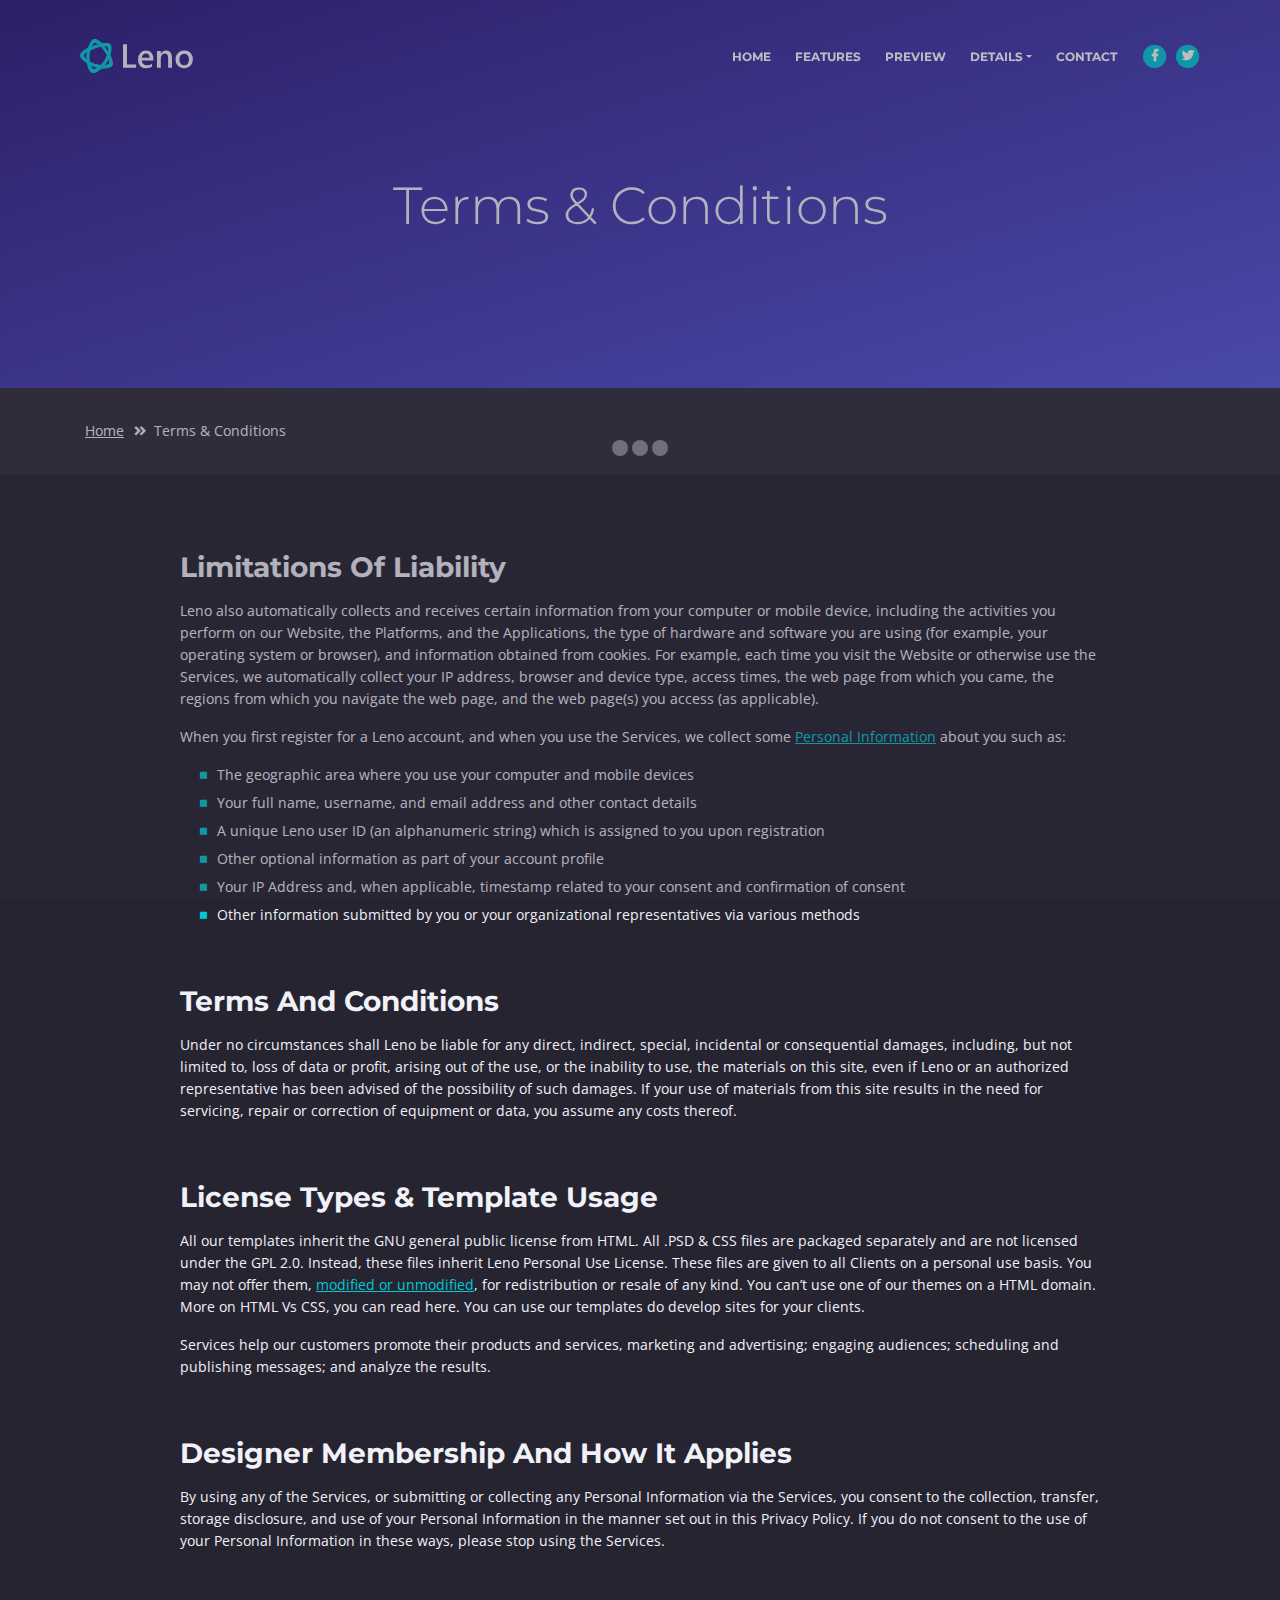
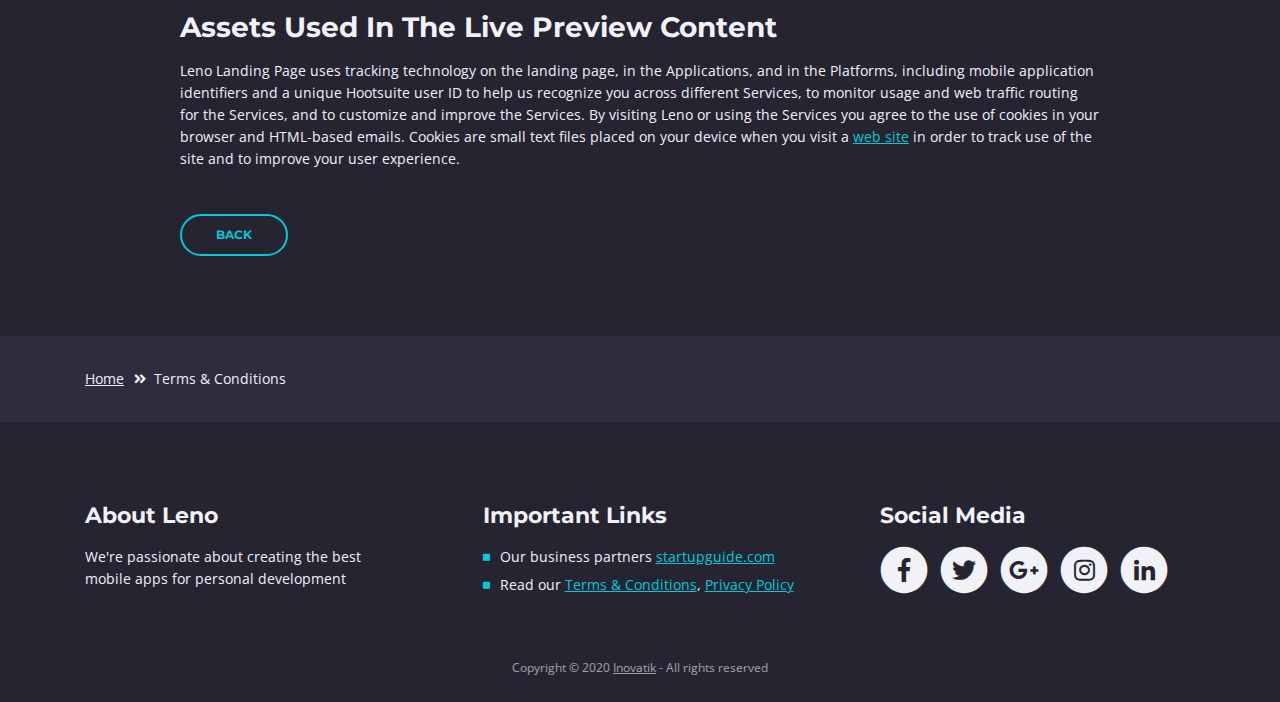
<file: terms-conditions.html>
<!DOCTYPE html>
<html lang="en">
<head>
    <meta charset="utf-8">
    <meta name="viewport" content="width=device-width, initial-scale=1, shrink-to-fit=no">
    
    <!-- SEO Meta Tags -->
    <meta name="description" content="Mobile app HTML landing page template to help you build a great online presence for your app which will convert visitors into users">
    <meta name="author" content="Inovatik">

    <!-- OG Meta Tags to improve the way the post looks when you share the page on LinkedIn, Facebook, Google+ -->
	<meta property="og:site_name" content="" /> <!-- website name -->
	<meta property="og:site" content="" /> <!-- website link -->
	<meta property="og:title" content=""/> <!-- title shown in the actual shared post -->
	<meta property="og:description" content="" /> <!-- description shown in the actual shared post -->
	<meta property="og:image" content="" /> <!-- image link, make sure it's jpg -->
	<meta property="og:url" content="" /> <!-- where do you want your post to link to -->
	<meta property="og:type" content="article" />

    <!-- Website Title -->
    <title>Terms Conditions - Leno - Mobile App HTML Landing Page Template</title>
    
    <!-- Styles -->
    <link href="https://fonts.googleapis.com/css?family=Open+Sans:300,300i,400,400i,600,600i,700,700i" rel="stylesheet">
    <link href="https://fonts.googleapis.com/css?family=Montserrat:600,700" rel="stylesheet">
    <link href="css/bootstrap.css" rel="stylesheet">
    <link href="css/fontawesome-all.css" rel="stylesheet">
    <link href="css/swiper.css" rel="stylesheet">
	<link href="css/magnific-popup.css" rel="stylesheet">
    <link href="css/styles.css" rel="stylesheet">
	
	<!-- Favicon  -->
    <link rel="icon" href="images/favicon.png">
</head>
<body data-spy="scroll" data-target=".fixed-top">
    
    <!-- Preloader -->
	<div class="spinner-wrapper">
        <div class="spinner">
            <div class="bounce1"></div>
            <div class="bounce2"></div>
            <div class="bounce3"></div>
        </div>
    </div>
    <!-- end of preloader -->
    

    <!-- Navigation -->
    <nav class="navbar navbar-expand-md navbar-dark navbar-custom fixed-top">
        <!-- Text Logo - Use this if you don't have a graphic logo -->
        <!-- <a class="navbar-brand logo-text page-scroll" href="index.html">Leno</a> -->

        <!-- Image Logo -->
        <a class="navbar-brand logo-image" href="index.html"><img src="images/logo.svg" alt="alternative"></a> 
        
        <!-- Mobile Menu Toggle Button -->
        <button class="navbar-toggler" type="button" data-toggle="collapse" data-target="#navbarsExampleDefault" aria-controls="navbarsExampleDefault" aria-expanded="false" aria-label="Toggle navigation">
            <span class="navbar-toggler-awesome fas fa-bars"></span>
            <span class="navbar-toggler-awesome fas fa-times"></span>
        </button>
        <!-- end of mobile menu toggle button -->

        <div class="collapse navbar-collapse" id="navbarsExampleDefault">
            <ul class="navbar-nav ml-auto">
                <li class="nav-item">
                    <a class="nav-link page-scroll" href="index.html#header">HOME <span class="sr-only">(current)</span></a>
                </li>
                <li class="nav-item">
                    <a class="nav-link page-scroll" href="index.html#features">FEATURES</a>
                </li>
                <li class="nav-item">
                    <a class="nav-link page-scroll" href="index.html#preview">PREVIEW</a>
                </li>

                <!-- Dropdown Menu -->          
                <li class="nav-item dropdown">
                    <a class="nav-link dropdown-toggle page-scroll" href="index.html#details" id="navbarDropdown" role="button" aria-haspopup="true" aria-expanded="false">DETAILS</a>
                    <div class="dropdown-menu" aria-labelledby="navbarDropdown">
                        <a class="dropdown-item" href="terms-conditions.html"><span class="item-text">TERMS CONDITIONS</span></a>
                        <div class="dropdown-items-divide-hr"></div>
                        <a class="dropdown-item" href="privacy-policy.html"><span class="item-text">PRIVACY POLICY</span></a>
                    </div>
                </li>
                <!-- end of dropdown menu -->

                <li class="nav-item">
                    <a class="nav-link page-scroll" href="index.html#contact">CONTACT</a>
                </li>
            </ul>
            <span class="nav-item social-icons">
                <span class="fa-stack">
                    <a href="#your-link">
                        <i class="fas fa-circle fa-stack-2x"></i>
                        <i class="fab fa-facebook-f fa-stack-1x"></i>
                    </a>
                </span>
                <span class="fa-stack">
                    <a href="#your-link">
                        <i class="fas fa-circle fa-stack-2x"></i>
                        <i class="fab fa-twitter fa-stack-1x"></i>
                    </a>
                </span>
            </span>
        </div>
    </nav> <!-- end of navbar -->
    <!-- end of navigation -->


    <!-- Header -->
    <header id="header" class="ex-header">
        <div class="container">
            <div class="row">
                <div class="col-lg-12">
                    <h1>Terms & Conditions</h1>
                </div> <!-- end of col -->
            </div> <!-- end of row -->
        </div> <!-- end of container -->
    </header> <!-- end of ex-header -->
    <!-- end of header -->


    <!-- Breadcrumbs -->
    <div class="ex-basic-1">
        <div class="container">
            <div class="row">
                <div class="col-lg-12">
                    <div class="breadcrumbs">
                        <a href="index.html">Home</a><i class="fa fa-angle-double-right"></i><span>Terms & Conditions</span>
                    </div> <!-- end of breadcrumbs -->
                </div> <!-- end of col -->
            </div> <!-- end of row -->
        </div> <!-- end of container -->
    </div> <!-- end of ex-basic-1 -->
    <!-- end of breadcrumbs -->


    <!-- Terms Content -->
    <div class="ex-basic-2">
        <div class="container">
            <div class="row">
                <div class="col-lg-10 offset-lg-1">
                    <div class="text-container">
                        <h3>Limitations Of Liability</h3>
                        <p>Leno also automatically collects and receives certain information from your computer or mobile device, including the activities you perform on our Website, the Platforms, and the Applications, the type of hardware and software you are using (for example, your operating system or browser), and information obtained from cookies. For example, each time you visit the Website or otherwise use the Services, we automatically collect your IP address, browser and device type, access times, the web page from which you came, the regions from which you navigate the web page, and the web page(s) you access (as applicable).</p>
                        <p>When you first register for a Leno account, and when you use the Services, we collect some <a class="turquoise" href="#your-link">Personal Information</a> about you such as:</p>
                        <ul class="list-unstyled li-space-lg indent">
                            <li class="media">
                                <i class="fas fa-square"></i>
                                <div class="media-body">The geographic area where you use your computer and mobile devices</div>
                            </li>
                            <li class="media">
                                <i class="fas fa-square"></i>
                                <div class="media-body">Your full name, username, and email address and other contact details</div>
                            </li>
                            <li class="media">
                                <i class="fas fa-square"></i>
                                <div class="media-body">A unique Leno user ID (an alphanumeric string) which is assigned to you upon registration</div>
                            </li>
                            <li class="media">
                                <i class="fas fa-square"></i>
                                <div class="media-body">Other optional information as part of your account profile</div>
                            </li>
                            <li class="media">
                                <i class="fas fa-square"></i>
                                <div class="media-body">Your IP Address and, when applicable, timestamp related to your consent and confirmation of consent</div>
                            </li>
                            <li class="media">
                                <i class="fas fa-square"></i>
                                <div class="media-body">Other information submitted by you or your organizational representatives via various methods</div>
                            </li>
                        </ul>
                    </div> <!-- end of text-container -->
                    
                    <div class="text-container">
                        <h3>Terms And Conditions</h3>
                        <p>Under no circumstances shall Leno be liable for any direct, indirect, special, incidental or consequential damages, including, but not limited to, loss of data or profit, arising out of the use, or the inability to use, the materials on this site, even if Leno or an authorized representative has been advised of the possibility of such damages. If your use of materials from this site results in the need for servicing, repair or correction of equipment or data, you assume any costs thereof.</p>
                    </div> <!-- end of text-container -->

                    <div class="text-container">
                        <h3>License Types & Template Usage</h3>
                        <p>All our templates inherit the GNU general public license from HTML. All .PSD & CSS files are packaged separately and are not licensed under the GPL 2.0. Instead, these files inherit Leno Personal Use License. These files are given to all Clients on a personal use basis. You may not offer them, <a class="turquoise" href="#your-link">modified or unmodified</a>, for redistribution or resale of any kind. You can’t use one of our themes on a HTML domain. More on HTML Vs CSS, you can read here. You can use our templates do develop sites for your clients.</p>
                        <p>Services help our customers promote their products and services, marketing and advertising; engaging audiences; scheduling and publishing messages; and analyze the results.</p>
                    </div> <!-- end of text-container -->

                    <div class="text-container">
                        <h3>Designer Membership And How It Applies</h3>
                        <p>By using any of the Services, or submitting or collecting any Personal Information via the Services, you consent to the collection, transfer, storage disclosure, and use of your Personal Information in the manner set out in this Privacy Policy. If you do not consent to the use of your Personal Information in these ways, please stop using the Services.</p>
                    </div> <!-- end of text-container -->
                    
                    <div class="text-container last">
                        <h3>Assets Used In The Live Preview Content</h3>
                        <p>Leno Landing Page uses tracking technology on the landing page, in the Applications, and in the Platforms, including mobile application identifiers and a unique Hootsuite user ID to help us recognize you across different Services, to monitor usage and web traffic routing for the Services, and to customize and improve the Services. By visiting Leno or using the Services you agree to the use of cookies in your browser and HTML-based emails. Cookies are small text files placed on your device when you visit a <a class="turquoise" href="#your-link">web site</a> in order to track use of the site and to improve your user experience.</p>
                        <a class="btn-outline-reg" href="index.html">BACK</a>
                    </div> <!-- end of text-container -->
                </div>
            </div> <!-- end of row -->
        </div> <!-- end of container -->
    </div> <!-- end of ex-basic -->
    <!-- end of terms content -->

    
    <!-- Breadcrumbs -->
    <div class="ex-basic-1">
        <div class="container">
            <div class="row">
                <div class="col-lg-12">
                    <div class="breadcrumbs">
                        <a href="index.html">Home</a><i class="fa fa-angle-double-right"></i><span>Terms & Conditions</span>
                    </div> <!-- end of breadcrumbs -->
                </div> <!-- end of col -->
            </div> <!-- end of row -->
        </div> <!-- end of container -->
    </div> <!-- end of ex-basic-1 -->
    <!-- end of breadcrumbs -->


    <!-- Footer -->
    <div class="footer">
        <div class="container">
            <div class="row">
                <div class="col-md-4">
                    <div class="footer-col">
                        <h4>About Leno</h4>
                        <p>We're passionate about creating the best mobile apps for personal development</p>
                    </div>
                </div> <!-- end of col -->
                <div class="col-md-4">
                    <div class="footer-col middle">
                        <h4>Important Links</h4>
                        <ul class="list-unstyled li-space-lg">
                            <li class="media">
                                <i class="fas fa-square"></i>
                                <div class="media-body">Our business partners <a class="turquoise" href="#your-link">startupguide.com</a></div>
                            </li>
                            <li class="media">
                                <i class="fas fa-square"></i>
                                <div class="media-body">Read our <a class="turquoise" href="terms-conditions.html">Terms & Conditions</a>, <a class="turquoise" href="privacy-policy.html">Privacy Policy</a></div>
                            </li>
                        </ul>
                    </div>
                </div> <!-- end of col -->
                <div class="col-md-4">
                    <div class="footer-col last">
                        <h4>Social Media</h4>
                        <span class="fa-stack">
                            <a href="#your-link">
                                <i class="fas fa-circle fa-stack-2x"></i>
                                <i class="fab fa-facebook-f fa-stack-1x"></i>
                            </a>
                        </span>
                        <span class="fa-stack">
                            <a href="#your-link">
                                <i class="fas fa-circle fa-stack-2x"></i>
                                <i class="fab fa-twitter fa-stack-1x"></i>
                            </a>
                        </span>
                        <span class="fa-stack">
                            <a href="#your-link">
                                <i class="fas fa-circle fa-stack-2x"></i>
                                <i class="fab fa-google-plus-g fa-stack-1x"></i>
                            </a>
                        </span>
                        <span class="fa-stack">
                            <a href="#your-link">
                                <i class="fas fa-circle fa-stack-2x"></i>
                                <i class="fab fa-instagram fa-stack-1x"></i>
                            </a>
                        </span>
                        <span class="fa-stack">
                            <a href="#your-link">
                                <i class="fas fa-circle fa-stack-2x"></i>
                                <i class="fab fa-linkedin-in fa-stack-1x"></i>
                            </a>
                        </span>
                    </div> 
                </div> <!-- end of col -->
            </div> <!-- end of row -->
        </div> <!-- end of container -->
    </div> <!-- end of footer -->  
    <!-- end of footer -->


    <!-- Copyright -->
    <div class="copyright">
        <div class="container">
            <div class="row">
                <div class="col-lg-12">
                    <p class="p-small">Copyright © 2020 <a href="https://inovatik.com">Inovatik</a> - All rights reserved</p>
                </div> <!-- end of col -->
            </div> <!-- enf of row -->
        </div> <!-- end of container -->
    </div> <!-- end of copyright --> 
    <!-- end of copyright -->

	
    <!-- Scripts -->
    <script src="js/jquery.min.js"></script> <!-- jQuery for Bootstrap's JavaScript plugins -->
    <script src="js/popper.min.js"></script> <!-- Popper tooltip library for Bootstrap -->
    <script src="js/bootstrap.min.js"></script> <!-- Bootstrap framework -->
    <script src="js/jquery.easing.min.js"></script> <!-- jQuery Easing for smooth scrolling between anchors -->
    <script src="js/swiper.min.js"></script> <!-- Swiper for image and text sliders -->
    <script src="js/jquery.magnific-popup.js"></script> <!-- Magnific Popup for lightboxes -->
    <script src="js/morphext.min.js"></script> <!-- Morphtext rotating text in the header -->
    <script src="js/validator.min.js"></script> <!-- Validator.js - Bootstrap plugin that validates forms -->
    <script src="js/scripts.js"></script> <!-- Custom scripts -->
</body>
</html>
</file>
<file: css/styles.css>
/* Template: Leno - Mobile App HTML Landing Page Template
   Author: Inovatik
   Created: Mar 2019
   Description: Master CSS file
*/

/*****************************************
Table Of Contents:

01. General Styles
02. Preloader
03. Navigation
04. Header
05. Features
06. Video
07. Details 1
08. Details 2
09. Details Lightboxes
10. Screenshots
11. Download
12. Statistics
13. Contact
14. Footer
15. Copyright
16. Back To Top Button
17. Extra Pages
18. Media Queries
******************************************/

/*****************************************
Colors:

- Text, navbar links - white #f1f1f8
- Buttons, bullets, icons - turquoise #00c9db
- Navbar - navy #4633af
- Backgrounds - dark denim #262431
- Backgrounds - denim #2f2c3d
******************************************/


/******************************/
/*     01. General Styles     */
/******************************/
body,
html {
    width: 100%;
	height: 100%;
}

body, p {
	color: #f1f1f8; 
	font: 400 0.875rem/1.375rem "Open Sans", sans-serif;
}

.p-large {
	color: #f1f1f8;
	font: 400 1rem/1.5rem "Open Sans", sans-serif;
}

.p-small {
	color: #f1f1f8;
	font: 400 0.75rem/1.25rem "Open Sans", sans-serif;
}

.p-heading {
	margin-bottom: 3.75rem;
	text-align: center;
}

.li-space-lg li {
	margin-bottom: 0.375rem;
}

.indent {
	padding-left: 1.25rem;
}

h1 {
	color: #f1f1f8;
	font: 700 2.5rem/2.875rem "Montserrat", sans-serif;
}

h2 {
	color: #f1f1f8;
	font: 700 2.25rem/2.75rem "Montserrat", sans-serif;
}

h3 {
	color: #f1f1f8;
	font: 700 1.75rem/2.125rem "Montserrat", sans-serif;
}

h4 {
	color: #f1f1f8;
	font: 700 1.375rem/1.75rem "Montserrat", sans-serif;
}

h5 {
	color: #f1f1f8;
	font: 700 1.125rem/1.625rem "Montserrat", sans-serif;
}

h6 {
	color: #f1f1f8;
	font: 700 1rem/1.5rem "Montserrat", sans-serif;
}

a {
	color: #f1f1f8;
	text-decoration: underline;
}

a:hover {
	color: #f1f1f8;
	text-decoration: underline;
}

a.turquoise {
	color: #00c9db;
}

a.white {
	color: #fff;
}

.testimonial-text {
	font: italic 400 1rem/1.5rem "Open Sans", sans-serif;
}

.testimonial-author {
	font: 600 1rem/1.5rem "Montserrat", sans-serif;
}

.btn-solid-reg {
	display: inline-block;
	padding: 1.1875rem 2.125rem 1.1875rem 2.125rem;
	border: 0.125rem solid #00c9db;
	border-radius: 2rem;
	background-color: #00c9db;
	color: #fff;
	font: 700 0.75rem/0 "Montserrat", sans-serif;
	text-decoration: none;
	transition: all 0.2s ease;
}

.btn-solid-reg:hover {
	background-color: transparent;
	color: #00c9db;
	text-decoration: none;
}

.btn-solid-lg {
	display: inline-block;
	padding: 1.375rem 2.625rem 1.375rem 2.625rem;
	border: 0.125rem solid #00c9db;
	border-radius: 2rem;
	background-color: #00c9db;
	color: #fff;
	font: 700 0.75rem/0 "Montserrat", sans-serif;
	text-decoration: none;
	transition: all 0.2s ease;
}

.btn-solid-lg:hover {
	background-color: transparent;
	color: #00c9db;
	text-decoration: none;
}

.btn-solid-lg .fab {
	margin-right: 0.5rem;
	font-size: 1.25rem;
	line-height: 0;
	vertical-align: top;
}

.btn-solid-lg .fab.fa-google-play {
	font-size: 1rem;
}

.btn-outline-reg {
	display: inline-block;
	padding: 1.1875rem 2.125rem 1.1875rem 2.125rem;
	border: 0.125rem solid #00c9db;
	border-radius: 2rem;
	background-color: transparent;
	color: #00c9db;
	font: 700 0.75rem/0 "Montserrat", sans-serif;
	text-decoration: none;
	transition: all 0.2s ease;
}

.btn-outline-reg:hover {
	background-color: #00c9db;
	color: #fff;
	text-decoration: none;
}

.btn-outline-lg {
	display: inline-block;
	padding: 1.375rem 2.625rem 1.375rem 2.625rem;
	border: 0.125rem solid #00c9db;
	border-radius: 2rem;
	background-color: transparent;
	color: #00c9db;
	font: 700 0.75rem/0 "Montserrat", sans-serif;
	text-decoration: none;
	transition: all 0.2s ease;
}

.btn-outline-lg:hover {
	background-color: #00c9db;
	color: #fff;
	text-decoration: none;
}

.btn-outline-sm {
	display: inline-block;
	padding: 1rem 1.625rem 0.875rem 1.625rem;
	border: 0.125rem solid #00c9db;
	border-radius: 2rem;
	background-color: transparent;
	color: #00c9db;
	font: 700 0.625rem/0 "Montserrat", sans-serif;
	text-decoration: none;
	transition: all 0.2s ease;
}

.btn-outline-sm:hover {
	background-color: #00c9db;
	color: #fff;
	text-decoration: none;
}

.form-group {
	position: relative;
	margin-bottom: 1.25rem;
}

.form-group.has-error.has-danger {
	margin-bottom: 0.625rem;
}

.form-group.has-error.has-danger .help-block.with-errors ul {
	margin-top: 0.375rem;
}

.label-control {
	position: absolute;
	top: 0.87rem;
	left: 1.375rem;
	color: #f1f1f8;
	opacity: 1;
	font: 400 0.875rem/1.375rem "Open Sans", sans-serif;
	cursor: text;
	transition: all 0.2s ease;
}

/* IE10+ hack to solve lower label text position compared to the rest of the browsers */
@media screen and (-ms-high-contrast: active), screen and (-ms-high-contrast: none) {  
	.label-control {
		top: 0.9375rem;
	}
}

.form-control-input:focus + .label-control,
.form-control-input.notEmpty + .label-control,
.form-control-textarea:focus + .label-control,
.form-control-textarea.notEmpty + .label-control {
	top: 0.125rem;
	opacity: 1;
	font-size: 0.75rem;
	font-weight: 700;
}

.form-control-input,
.form-control-select {
	display: block; /* needed for proper display of the label in Firefox, IE, Edge */
	width: 100%;
	padding-top: 1.0625rem;
	padding-bottom: 0.0625rem;
	padding-left: 1.3125rem;
	border: 1px solid #9791ae;
	border-radius: 0.25rem;
	background-color: #413d52;
	color: #f1f1f8;
	font: 400 0.875rem/1.875rem "Open Sans", sans-serif;
	transition: all 0.2s ease;
	-webkit-appearance: none; /* removes inner shadow on form inputs on ios safari */
}

.form-control-select {
	padding-top: 0.5rem;
	padding-bottom: 0.5rem;
	height: 3rem;
}

/* IE10+ hack to solve lower label text position compared to the rest of the browsers */
@media screen and (-ms-high-contrast: active), screen and (-ms-high-contrast: none) {  
	.form-control-input {
		padding-top: 1.25rem;
		padding-bottom: 0.75rem;
		line-height: 1.75rem;
	}

	.form-control-select {
		padding-top: 0.875rem;
		padding-bottom: 0.75rem;
		height: 3.125rem;
		line-height: 2.125rem;
	}
}

select {
    /* you should keep these first rules in place to maintain cross-browser behavior */
    -webkit-appearance: none;
	-moz-appearance: none;
	-ms-appearance: none;
    -o-appearance: none;
    appearance: none;
    background-image: url('../images/down-arrow.png');
    background-position: 96% 50%;
    background-repeat: no-repeat;
    outline: none;
}

select::-ms-expand {
    display: none; /* removes the ugly default down arrow on select form field in IE11 */
}

.form-control-textarea {
	display: block; /* used to eliminate a bottom gap difference between Chrome and IE/FF */
	width: 100%;
	height: 8rem; /* used instead of html rows to normalize height between Chrome and IE/FF */
	padding-top: 1.25rem;
	padding-left: 1.3125rem;
	border: 1px solid #9791ae;
	border-radius: 0.25rem;
	background-color: #413d52;
	color: #f1f1f8;
	font: 400 0.875rem/1.75rem "Open Sans", sans-serif;
	transition: all 0.2s ease;
}

.form-control-input:focus,
.form-control-select:focus,
.form-control-textarea:focus {
	border: 1px solid #f1f1f8;
	outline: none; /* Removes blue border on focus */
}

.form-control-input:hover,
.form-control-select:hover,
.form-control-textarea:hover {
	border: 1px solid #f1f1f8;
}

.checkbox {
	font: 400 0.75rem/1.25rem "Open Sans", sans-serif;
}

input[type='checkbox'] {
	vertical-align: -15%;
	margin-right: 0.375rem;
}

/* IE10+ hack to raise checkbox field position compared to the rest of the browsers */
@media screen and (-ms-high-contrast: active), screen and (-ms-high-contrast: none) {  
	input[type='checkbox'] {
		vertical-align: -9%;
	}
}

.form-control-submit-button {
	display: inline-block;
	width: 100%;
	height: 3.125rem;
	border: 1px solid #00c9db;
	border-radius: 1.5rem;
	background-color: #00c9db;
	color: #fff;
	font: 700 0.75rem/1.75rem "Montserrat", sans-serif;
	cursor: pointer;
	transition: all 0.2s ease;
}

.form-control-submit-button:hover {
	background-color: transparent;
	color: #00c9db;
}

/* Form Success And Error Message Formatting */
#cmsgSubmit.h3.text-center.tada.animated,
#pmsgSubmit.h3.text-center.tada.animated,
#cmsgSubmit.h3.text-center,
#pmsgSubmit.h3.text-center {
	display: block;
	margin-bottom: 0;
	color: #f1f1f8;
	font: 400 1.125rem/1rem "Open Sans", sans-serif;
}

.help-block.with-errors .list-unstyled {
	color: #f1f1f8;
	font-size: 0.75rem;
	line-height: 1.125rem;
	text-align: left;
}

.help-block.with-errors ul {
	margin-bottom: 0;
}
/* end of form success and error message formatting */

/* Form Success And Error Message Animation - Animate.css */
@-webkit-keyframes tada {
	from {
		-webkit-transform: scale3d(1, 1, 1);
		-ms-transform: scale3d(1, 1, 1);
		transform: scale3d(1, 1, 1);
	}
	10%, 20% {
		-webkit-transform: scale3d(.9, .9, .9) rotate3d(0, 0, 1, -3deg);
		-ms-transform: scale3d(.9, .9, .9) rotate3d(0, 0, 1, -3deg);
		transform: scale3d(.9, .9, .9) rotate3d(0, 0, 1, -3deg);
	}
	30%, 50%, 70%, 90% {
		-webkit-transform: scale3d(1.1, 1.1, 1.1) rotate3d(0, 0, 1, 3deg);
		-ms-transform: scale3d(1.1, 1.1, 1.1) rotate3d(0, 0, 1, 3deg);
		transform: scale3d(1.1, 1.1, 1.1) rotate3d(0, 0, 1, 3deg);
	}
	40%, 60%, 80% {
		-webkit-transform: scale3d(1.1, 1.1, 1.1) rotate3d(0, 0, 1, -3deg);
		-ms-transform: scale3d(1.1, 1.1, 1.1) rotate3d(0, 0, 1, -3deg);
		transform: scale3d(1.1, 1.1, 1.1) rotate3d(0, 0, 1, -3deg);
	}
	to {
		-webkit-transform: scale3d(1, 1, 1);
		-ms-transform: scale3d(1, 1, 1);
		transform: scale3d(1, 1, 1);
	}
}

@keyframes tada {
	from {
		-webkit-transform: scale3d(1, 1, 1);
		-ms-transform: scale3d(1, 1, 1);
		transform: scale3d(1, 1, 1);
	}
	10%, 20% {
		-webkit-transform: scale3d(.9, .9, .9) rotate3d(0, 0, 1, -3deg);
		-ms-transform: scale3d(.9, .9, .9) rotate3d(0, 0, 1, -3deg);
		transform: scale3d(.9, .9, .9) rotate3d(0, 0, 1, -3deg);
	}
	30%, 50%, 70%, 90% {
		-webkit-transform: scale3d(1.1, 1.1, 1.1) rotate3d(0, 0, 1, 3deg);
		-ms-transform: scale3d(1.1, 1.1, 1.1) rotate3d(0, 0, 1, 3deg);
		transform: scale3d(1.1, 1.1, 1.1) rotate3d(0, 0, 1, 3deg);
	}
	40%, 60%, 80% {
		-webkit-transform: scale3d(1.1, 1.1, 1.1) rotate3d(0, 0, 1, -3deg);
		-ms-transform: scale3d(1.1, 1.1, 1.1) rotate3d(0, 0, 1, -3deg);
		transform: scale3d(1.1, 1.1, 1.1) rotate3d(0, 0, 1, -3deg);
	}
	to {
		-webkit-transform: scale3d(1, 1, 1);
		-ms-transform: scale3d(1, 1, 1);
		transform: scale3d(1, 1, 1);
	}
}

.tada {
	-webkit-animation-name: tada;
	animation-name: tada;
}

.animated {
	-webkit-animation-duration: 1s;
	animation-duration: 1s;
	-webkit-animation-fill-mode: both;
	animation-fill-mode: both;
}
/* end of form success and error message animation - Animate.css */

/* Fade-move Animation For Lightbox - Magnific Popup */
/* at start */
.my-mfp-slide-bottom .zoom-anim-dialog {
	opacity: 0;
	transition: all 0.2s ease-out;
	-webkit-transform: translateY(-1.25rem) perspective(37.5rem) rotateX(10deg);
	-ms-transform: translateY(-1.25rem) perspective(37.5rem) rotateX(10deg);
	transform: translateY(-1.25rem) perspective(37.5rem) rotateX(10deg);
}

/* animate in */
.my-mfp-slide-bottom.mfp-ready .zoom-anim-dialog {
	opacity: 1;
	-webkit-transform: translateY(0) perspective(37.5rem) rotateX(0); 
	-ms-transform: translateY(0) perspective(37.5rem) rotateX(0); 
	transform: translateY(0) perspective(37.5rem) rotateX(0); 
}

/* animate out */
.my-mfp-slide-bottom.mfp-removing .zoom-anim-dialog {
	opacity: 0;
	-webkit-transform: translateY(-0.625rem) perspective(37.5rem) rotateX(10deg); 
	-ms-transform: translateY(-0.625rem) perspective(37.5rem) rotateX(10deg); 
	transform: translateY(-0.625rem) perspective(37.5rem) rotateX(10deg); 
}

/* dark overlay, start state */
.my-mfp-slide-bottom.mfp-bg {
	opacity: 0;
	transition: opacity 0.2s ease-out;
}

/* animate in */
.my-mfp-slide-bottom.mfp-ready.mfp-bg {
	opacity: 0.8;
}
/* animate out */
.my-mfp-slide-bottom.mfp-removing.mfp-bg {
	opacity: 0;
}
/* end of fade-move animation for lightbox - magnific popup */

/* Fade Animation For Image Slider - Magnific Popup */
@-webkit-keyframes fadeIn {
	from {
		opacity: 0;
	}
	to {
		opacity: 1;
	}
}

@keyframes fadeIn {
	from {
		opacity: 0;
	}
	to {
		opacity: 1;
	}
}

.fadeIn {
	-webkit-animation: fadeIn 0.6s;
	animation: fadeIn 0.6s;
}

@-webkit-keyframes fadeOut {
	from {
		opacity: 1;
	}
	to {
		opacity: 0;
	}
}

@keyframes fadeOut {
	from {
		opacity: 1;
	}
	to {
		opacity: 0;
	}
}

.fadeOut {
	-webkit-animation: fadeOut 0.8s;
	animation: fadeOut 0.8s;
}
/* end of fade animation for image slider - magnific popup */


/*************************/
/*     02. Preloader     */
/*************************/
.spinner-wrapper {
	position: fixed;
	z-index: 999999;
	top: 0;
	right: 0;
	bottom: 0;
	left: 0;
	background: #2f2c3d;
}

.spinner {
	position: absolute;
	top: 50%; /* centers the loading animation vertically one the screen */
	left: 50%; /* centers the loading animation horizontally one the screen */
	width: 3.75rem;
	height: 1.25rem;
	margin: -0.625rem 0 0 -1.875rem; /* is width and height divided by two */ 
	text-align: center;
}

.spinner > div {
	display: inline-block;
	width: 1rem;
	height: 1rem;
	border-radius: 100%;
	background-color: #fff;
	-webkit-animation: sk-bouncedelay 1.4s infinite ease-in-out both;
	animation: sk-bouncedelay 1.4s infinite ease-in-out both;
}

.spinner .bounce1 {
	-webkit-animation-delay: -0.32s;
	animation-delay: -0.32s;
}

.spinner .bounce2 {
	-webkit-animation-delay: -0.16s;
	animation-delay: -0.16s;
}

@-webkit-keyframes sk-bouncedelay {
	0%, 80%, 100% { -webkit-transform: scale(0); }
	40% { -webkit-transform: scale(1.0); }
}

@keyframes sk-bouncedelay {
	0%, 80%, 100% { 
		-webkit-transform: scale(0);
		-ms-transform: scale(0);
		transform: scale(0);
	} 40% { 
		-webkit-transform: scale(1.0);
		-ms-transform: scale(1.0);
		transform: scale(1.0);
	}
}


/**************************/
/*     03. Navigation     */
/**************************/
.navbar-custom {
	background-color: #4633af;
	box-shadow: 0 0.0625rem 0.375rem 0 rgba(0, 0, 0, 0.1);
	font: 700 0.75rem/2rem "Montserrat", sans-serif;
	transition: all 0.2s ease;
}

.navbar-custom .navbar-brand.logo-image img {
    width: 113px;
	height: 34px;
	margin-bottom: 1px;
	-webkit-backface-visibility: hidden;
}

.navbar-custom .navbar-brand.logo-text {
	font: 700 2.375rem/1.5rem "Montserrat", sans-serif;
	color: #fff;
	letter-spacing: -0.5px;
	text-decoration: none;
}

.navbar-custom .navbar-nav {
	margin-top: 0.75rem;
}

.navbar-custom .nav-item .nav-link {
	padding: 0 0.75rem 0 0.75rem;
	color: #fff;
	text-decoration: none;
	transition: all 0.2s ease;
}

.navbar-custom .nav-item .nav-link:hover,
.navbar-custom .nav-item .nav-link.active {
	color: #00c9db;
}

/* Dropdown Menu */
.navbar-custom .dropdown:hover > .dropdown-menu {
	display: block; /* this makes the dropdown menu stay open while hovering it */
	min-width: auto;
	animation: fadeDropdown 0.2s; /* required for the fade animation */
}

@keyframes fadeDropdown {
    0% {
        opacity: 0;
    }

    100% {
        opacity: 1;
    }
}

.navbar-custom .dropdown-toggle:focus { /* removes dropdown outline on focus  */
	outline: 0;
}

.navbar-custom .dropdown-menu {
	margin-top: 0;
	border: none;
	border-radius: 0.25rem;
	background-color: #4633af;
}

.navbar-custom .dropdown-item {
	color: #fff;
	text-decoration: none;
}

.navbar-custom .dropdown-item:hover {
	background-color: #4633af;
}

.navbar-custom .dropdown-item .item-text {
	font: 700 0.75rem/1.5rem "Montserrat", sans-serif;
}

.navbar-custom .dropdown-item:hover .item-text {
	color: #00c9db;
}

.navbar-custom .dropdown-items-divide-hr {
	width: 100%;
	height: 1px;
	margin: 0.25rem auto 0.25rem auto;
	border: none;
	background-color: #b5bcc4;
	opacity: 0.2;
}
/* end of dropdown menu */

.navbar-custom .social-icons {
	display: none;
}

.navbar-custom .navbar-toggler {
	border: none;
	color: #fff;
	font-size: 2rem;
}

.navbar-custom button[aria-expanded='false'] .navbar-toggler-awesome.fas.fa-times{
	display: none;
}

.navbar-custom button[aria-expanded='false'] .navbar-toggler-awesome.fas.fa-bars{
	display: inline-block;
}

.navbar-custom button[aria-expanded='true'] .navbar-toggler-awesome.fas.fa-bars{
	display: none;
}

.navbar-custom button[aria-expanded='true'] .navbar-toggler-awesome.fas.fa-times{
	display: inline-block;
	margin-right: 0.125rem;
}


/*********************/
/*    04. Header     */
/*********************/
.header {
	background: linear-gradient(to bottom right, rgba(72, 72, 212, 0), rgba(241, 104, 104, 0)), url('../images/header-background.jpg') center center no-repeat;
	background-size: cover;
}

.header .header-content {
	padding-top: 8.5rem;
	padding-bottom: 7rem;
	text-align: center;
}

.header .text-container {
	margin-bottom: 3rem;
}

.header h1 {
	margin-bottom: 1rem;
}

.header #js-rotating {
	color: #40e0ee;
}

.header .p-large {
	margin-bottom: 2rem;
}

.header .btn-solid-lg {
	margin-right: 0.5rem;
	margin-bottom: 1.25rem;
}


/****************************/
/*     05. Testimonials     */
/****************************/
.slider-1 {
	padding-top: 6.875rem;
	padding-bottom: 6.375rem;
	background-color: #262431;
}

.slider-1 .slider-container {
	position: relative;
}

.slider-1 .swiper-container {
	position: static;
	width: 90%;
	text-align: center;
}

.slider-1 .swiper-button-prev:focus,
.slider-1 .swiper-button-next:focus {
	/* even if you can't see it chrome you can see it on mobile device */
	outline: none;
}

.slider-1 .swiper-button-prev {
	left: -0.5rem;
	background-image: url("data:image/svg+xml;charset=utf-8,%3Csvg%20xmlns%3D'http%3A%2F%2Fwww.w3.org%2F2000%2Fsvg'%20viewBox%3D'0%200%2028%2044'%3E%3Cpath%20d%3D'M0%2C22L22%2C0l2.1%2C2.1L4.2%2C22l19.9%2C19.9L22%2C44L0%2C22L0%2C22L0%2C22z'%20fill%3D'%23f1f1f8'%2F%3E%3C%2Fsvg%3E");
	background-size: 1.125rem 1.75rem;
}

.slider-1 .swiper-button-next {
	right: -0.5rem;
	background-image: url("data:image/svg+xml;charset=utf-8,%3Csvg%20xmlns%3D'http%3A%2F%2Fwww.w3.org%2F2000%2Fsvg'%20viewBox%3D'0%200%2028%2044'%3E%3Cpath%20d%3D'M27%2C22L27%2C22L5%2C44l-2.1-2.1L22.8%2C22L2.9%2C2.1L5%2C0L27%2C22L27%2C22z'%20fill%3D'%23f1f1f8'%2F%3E%3C%2Fsvg%3E");
	background-size: 1.125rem 1.75rem;
}

.slider-1 .card {
	position: relative;
	border: none;
	background-color: transparent;
}

.slider-1 .card-image {
	width: 6rem;
	height: 6rem;
	margin-right: auto;
	margin-bottom: 0.25rem;
	margin-left: auto;
	border-radius: 50%;
}

.slider-1 .card-body {
	padding-bottom: 0;
}

.slider-1 .testimonial-author {
	margin-bottom: 0;
}


/************************/
/*     05. Features     */
/************************/
.tabs {
	padding-top: 6.5rem;
	padding-bottom: 4.25rem;
	background-color: #2f2c3d;
}

.tabs h2 {
	margin-bottom: 1.125rem;
	text-align: center;
}

.tabs .p-heading {
	margin-bottom: 3.125rem;
}

.tabs .nav-tabs {
	margin-right: auto;
	margin-bottom: 2.5rem;
	margin-left: auto;
	justify-content: center;
	border-bottom: none;
}

.tabs .nav-link {
	margin-bottom: 1rem;
	padding: 0.5rem 1.375rem 0.25rem 1.375rem;
	border: none;
	border-bottom: 0.1875rem solid #f1f1f8;
	border-radius: 0;
	color: #f1f1f8;
	font: 700 1rem/1.75rem "Montserrat", sans-serif;
	text-decoration: none;
	transition: all 0.2s ease;
}

.tabs .nav-link.active,
.tabs .nav-link:hover {
	border-bottom: 0.1875rem solid #00c9db;
	background-color: transparent;
	color: #00c9db;
}

.tabs .nav-link .fas {
	margin-right: 0.375rem;
	font-size: 1rem;
}

.tabs .tab-content {
	width: 100%; /* for proper display in IE11 */
}

.tabs .card {
	border: none;
	background: transparent;
}

.tabs .card-body {
	padding: 1rem 0 1.25rem 0;
}

.tabs .card-title {
	margin-bottom: 0.5rem;
}

.tabs .card .card-icon {
	display: inline-block;
	width: 3.5rem;
	height: 3.5rem;
	border-radius: 50%;
	background-color: #00c9db;
	text-align: center;
	vertical-align: top;
}

.tabs .card .card-icon .fas,
.tabs .card .card-icon .far {
	color: #fff;
	font-size: 1.75rem;
	line-height: 3.5rem;
}

.tabs #tab-1 .card.left-pane .text-wrapper {
	display: inline-block;
	width: 75%;
}

.tabs #tab-1 .card.left-pane .card-icon {
	float: left;
	margin-right: 1rem;
}

.tabs #tab-1 img {
	display: block;
	margin: 2rem auto 3rem auto;
}

.tabs #tab-1 .card.right-pane .text-wrapper {
	display: inline-block;
	width: 75%;
}

.tabs #tab-1 .card.right-pane .card-icon {
	margin-right: 1rem;
}

.tabs #tab-2 img {
	display: block;
	margin: 0 auto 2rem auto;
}

.tabs #tab-2 .text-area {
	margin-top: 1.5rem;
}

.tabs #tab-2 h3 {
	margin-bottom: 0.75rem;
}

.tabs #tab-2 .icon-cards-area {
	margin-top: 2.5rem;
}

.tabs #tab-2 .icon-cards-area .card {
	width: 100%; /* for proper display in IE11 */
}

.tabs #tab-3 .icon-cards-area .card {
	width: 100%; /* for proper display in IE11 */
}

.tabs #tab-3 .text-area {
	margin-top: 0.75rem;
	margin-bottom: 4rem;
}

.tabs #tab-3 h3 {
	margin-bottom: 0.75rem;
}

.tabs #tab-3 img {
	margin: 0 auto 3rem auto;
}


/*********************/
/*     06. Video     */
/*********************/
.basic-1 {
	padding-top: 6.375rem;
	padding-bottom: 6.875rem;
	background: url('../images/video-background.jpg') center center no-repeat;
	background-size: cover; 
}

.basic-1 h2 {
	margin-bottom: 1.125rem;
	text-align: center;
}

.basic-1 .p-heading {
	margin-bottom: 4rem;
	text-align: center;
}

.basic-1 .image-container img {
	border-radius: 0.375rem;
}

.basic-1 .video-wrapper {
	position: relative;
}

/* Video Play Button */
.basic-1 .video-play-button {
	position: absolute;
	z-index: 10;
	top: 50%;
	left: 50%;
	display: block;
	box-sizing: content-box;
	width: 2rem;
	height: 2.75rem;
	padding: 1.125rem 1.25rem 1.125rem 1.75rem;
	border-radius: 50%;
	-webkit-transform: translateX(-50%) translateY(-50%);
	-ms-transform: translateX(-50%) translateY(-50%);
	transform: translateX(-50%) translateY(-50%);
}
  
.basic-1 .video-play-button:before {
	content: "";
	position: absolute;
	z-index: 0;
	top: 50%;
	left: 50%;
	display: block;
	width: 4.75rem;
	height: 4.75rem;
	border-radius: 50%;
	background: #4eaaff;
	animation: pulse-border 1500ms ease-out infinite;
	-webkit-transform: translateX(-50%) translateY(-50%);
	-ms-transform: translateX(-50%) translateY(-50%);
	transform: translateX(-50%) translateY(-50%);
}
  
.basic-1 .video-play-button:after {
	content: "";
	position: absolute;
	z-index: 1;
	top: 50%;
	left: 50%;
	display: block;
	width: 4.375rem;
	height: 4.375rem;
	border-radius: 50%;
	background: #4eaaff;
	transition: all 200ms;
	-webkit-transform: translateX(-50%) translateY(-50%);
	-ms-transform: translateX(-50%) translateY(-50%);
	transform: translateX(-50%) translateY(-50%);
}
  
.basic-1 .video-play-button span {
	position: relative;
	display: block;
	z-index: 3;
	top: 0.375rem;
	left: 0.25rem;
	width: 0;
	height: 0;
	border-left: 1.625rem solid #fff;
	border-top: 1rem solid transparent;
	border-bottom: 1rem solid transparent;
}
  
@keyframes pulse-border {
	0% {
		transform: translateX(-50%) translateY(-50%) translateZ(0) scale(1);
		opacity: 1;
	}
	100% {
		transform: translateX(-50%) translateY(-50%) translateZ(0) scale(1.5);
		opacity: 0;
	}
}
/* end of video play button */  


/*************************/
/*     07. Details 1     */
/*************************/
.basic-2 {
	padding-top: 8rem;
	padding-bottom: 3.5rem;
	background-color: #262431;
}

.basic-2 img {
	margin-bottom: 3.5rem;
}

.basic-2 h3 {
	margin-bottom: 1.125rem;
}

.basic-2 .btn-solid-reg {
	margin-top: 0.5rem;
}


/*************************/
/*     08. Details 2     */
/*************************/
.basic-3 {
	padding-top: 3.5rem;
	padding-bottom: 7.25rem;
	background-color: #262431;
}

.basic-3 .text-container {
	margin-bottom: 3.5rem;
}

.basic-3 h3 {
	margin-bottom: 1.125rem;
}

.basic-3 .btn-solid-reg {
	margin-top: 0.5rem;
}


/**********************************/
/*     09. Details Lightboxes     */
/**********************************/
.lightbox-basic {
	position: relative;
	max-width: 46.875rem;
	margin: 2.5rem auto;
	padding: 3rem 1rem;
	border-radius: 0.25rem;
	background-color: #2f2c3d;
	text-align: left;
}

.lightbox-basic img {
	display: block;
	margin-right: auto;
	margin-bottom: 3rem;
	margin-left: auto;
}

.lightbox-basic h3 {
	margin-bottom: 0.625rem;
}

.lightbox-basic hr {
	width: 3.75rem;
	height: 0.125rem;
	margin-top: 0.125rem;
	margin-bottom: 1.125rem;
	margin-left: 0;
	border: 0;
	background-color: #00c9db;
	text-align: left;
}

.lightbox-basic h4 {
	margin-top: 1.75rem;
	margin-bottom: 0.75rem;
}

.lightbox-basic table {
	margin-top: 1rem;
	margin-bottom: 1.5rem;
}

.lightbox-basic table tr {
	line-height: 1.75em;
}

.lightbox-basic table .icon-cell {
	width: 2rem;
	padding-right: 0.25rem;
	color: #00c9db;
	text-align: center;
}

.lightbox-basic a.mfp-close.as-button {
	position: relative;
	width: auto;
	height: auto;
	margin-left: 0.375rem;
	color: #00c9db;
	opacity: 1;
}

.lightbox-basic a.mfp-close.as-button:hover {
	color: #f1f1f8;
}

.lightbox-basic button.mfp-close.x-button {
	position: absolute;
	top: -0.375rem;
	right: -0.375rem;
	width: 2.75rem;
	height: 2.75rem;
	color: #f1f1f8;
}


/***************************/
/*     10. Screenshots     */
/***************************/
.slider-2 {
	padding-top: 6.875rem;
	padding-bottom: 6.875rem;
	background-color: #2f2c3d;
}

.slider-2 .slider-container {
	position: relative;
}

.slider-2 .swiper-container {
	position: static;
	width: 90%;
	text-align: center;
}

.slider-2 .swiper-button-prev,
.slider-2 .swiper-button-next {
	top: 50%;
	width: 1.125rem;
}

.slider-2 .swiper-button-prev:focus,
.slider-2 .swiper-button-next:focus {
	/* even if you can't see it chrome you can see it on mobile device */
	outline: none;
}

.slider-2 .swiper-button-prev {
	left: -0.5rem;
	background-image: url("data:image/svg+xml;charset=utf-8,%3Csvg%20xmlns%3D'http%3A%2F%2Fwww.w3.org%2F2000%2Fsvg'%20viewBox%3D'0%200%2028%2044'%3E%3Cpath%20d%3D'M0%2C22L22%2C0l2.1%2C2.1L4.2%2C22l19.9%2C19.9L22%2C44L0%2C22L0%2C22L0%2C22z'%20fill%3D'%23ffffff'%2F%3E%3C%2Fsvg%3E");
	background-size: 1.125rem 1.75rem;
}

.slider-2 .swiper-button-next {
	right: -0.5rem;
	background-image: url("data:image/svg+xml;charset=utf-8,%3Csvg%20xmlns%3D'http%3A%2F%2Fwww.w3.org%2F2000%2Fsvg'%20viewBox%3D'0%200%2028%2044'%3E%3Cpath%20d%3D'M27%2C22L27%2C22L5%2C44l-2.1-2.1L22.8%2C22L2.9%2C2.1L5%2C0L27%2C22L27%2C22z'%20fill%3D'%23ffffff'%2F%3E%3C%2Fsvg%3E");
	background-size: 1.125rem 1.75rem;
}


/************************/
/*     11. Download     */
/************************/
.basic-4 {
	padding-top: 6.5rem;
	padding-bottom: 6.75rem;
	background: url('../images/download-background.jpg') center center no-repeat;
	background-size: cover; 
}

.basic-4 .text-container {
	margin-bottom: 3.5rem;
	text-align: center;
}

.basic-4 h2 {
	margin-bottom: 1.25rem;
}

.basic-4 .p-large {
	margin-bottom: 1.75rem;
}

.basic-4 .btn-solid-lg {
	margin-right: 0.5rem;
	margin-bottom: 1.25rem;
}


/**************************/
/*     12. Statistics     */
/**************************/
.counter {
	padding-top: 6.5rem;
	padding-bottom: 5.375rem;
	background-color: #262431;
	text-align: center;
}

.counter #counter .cell {
	display: inline-block;
	width: 6.25rem;
	margin-right: 1rem;
	margin-left: 1rem;
	margin-bottom: 2rem;
}

.counter #counter .counter-value {
	color: #f1f1f8;
	font: 700 3.5rem/4.25rem "Montserrat", sans-serif;	
	vertical-align: middle;
}

.counter #counter .counter-info {
	margin-bottom: 0;
	color: #00c9db;
	font: 400 0.875rem/1.25rem "Open Sans", sans-serif;
	vertical-align: middle;
}


/***********************/
/*     13. Contact     */
/***********************/
.form {
	padding-top: 6.25rem;
	padding-bottom: 5.625rem;
	background: url('../images/contact-background.jpg') center bottom no-repeat;
	background-size: cover; 
}

.form h2 {
	margin-bottom: 1.125rem;
	text-align: center;
}

.form .list-unstyled {
	margin-bottom: 3.75rem;
	font-size: 1rem;
	line-height: 1.5rem;
	text-align: center;
}

.form .list-unstyled .fas,
.form .list-unstyled .fab {
	margin-right: 0.5rem;
	font-size: 0.875rem;
	color: #00c9db;
}

.form .list-unstyled .fa-phone {
	vertical-align: 3%;
}


/**********************/
/*     14. Footer     */
/**********************/
.footer {
	padding-top: 5rem;
	background-color: #262431;
}

.footer .footer-col {
	margin-bottom: 2.25rem;
}

.footer h4 {
	margin-bottom: 1rem;
}

.footer .list-unstyled .fas {
	color: #00c9db;
	font-size: 0.5rem;
	line-height: 1.375rem;
}

.footer .list-unstyled .media-body {
	margin-left: 0.625rem;
}

.footer .fa-stack {
	margin-bottom: 0.75rem;
	margin-right: 0.5rem;
	font-size: 1.5rem;
}

.footer .fa-stack .fa-stack-1x {
    color: #262431;
	transition: all 0.2s ease;
}

.footer .fa-stack .fa-stack-2x {
	color: #f1f1f8;
	transition: all 0.2s ease;
}

.footer .fa-stack:hover .fa-stack-1x {
	color: #f1f1f8;
}

.footer .fa-stack:hover .fa-stack-2x {
    color: #00c9db;
}


/*************************/
/*     15. Copyright     */
/*************************/
.copyright {
	padding-top: 1rem;
	padding-bottom: 0.5rem;
	background-color: #262431;
	text-align: center;
}

.copyright .p-small {
	color: #f1f1f8;
	opacity: 0.6;
}


/**********************************/
/*     16. Back To Top Button     */
/**********************************/
a.back-to-top {
	position: fixed;
	z-index: 999;
	right: 0.75rem;
	bottom: 0.75rem;
	display: none;
	width: 2.625rem;
	height: 2.625rem;
	border-radius: 1.875rem;
	background: #00c9db url("../images/up-arrow.png") no-repeat center 47%;
	background-size: 1.125rem 1.125rem;
	text-indent: -9999px;
}

a:hover.back-to-top {
	background-color: #36edfd; 
}


/***************************/
/*     17. Extra Pages     */
/***************************/
.ex-header {
	padding-top: 8rem;
	padding-bottom: 5rem;
	background: linear-gradient(to bottom right, #2c1a7e, #5557db);
	text-align: center;
}

.ex-basic-1 {
	padding-top: 2rem;
	padding-bottom: 0.875rem;
	background-color: #2f2c3d;
}

.ex-basic-1 .breadcrumbs {
	margin-bottom: 1.125rem;
}

.ex-basic-1 .breadcrumbs .fa {
	margin-right: 0.5rem;
	margin-left: 0.625rem;
}

.ex-basic-2 {
	padding-top: 4.75rem;
	padding-bottom: 4rem;
	background-color: #262431;
}

.ex-basic-2 h3 {
	margin-bottom: 1rem;
}

.ex-basic-2 .text-container {
	margin-bottom: 3.625rem;
}

.ex-basic-2 .text-container.last {
	margin-bottom: 0;
}

.ex-basic-2 .list-unstyled .fas {
	color: #00c9db;
	font-size: 0.5rem;
	line-height: 1.375rem;
}

.ex-basic-2 .list-unstyled .media-body {
	margin-left: 0.625rem;
}

.ex-basic-2 .btn-outline-reg {
	margin-top: 1.75rem;
}

.ex-basic-2 .image-container-large {
	margin-bottom: 4rem;
}

.ex-basic-2 .image-container-large img {
	border-radius: 0.25rem;
}

.ex-basic-2 .image-container-small img {
	border-radius: 0.25rem;
}

.ex-basic-2 .text-container.dark-bg {
	padding: 1.625rem 1.5rem 0.75rem 2rem;
	background-color: #f9fafc;
}


/*****************************/
/*     18. Media Queries     */
/*****************************/	
/* Min-width width 768px */
@media (min-width: 768px) {
	
	/* General Styles */
	.p-heading {
		width: 85%;
		margin-right: auto;
		margin-left: auto;
	}

	h1 {
		font: 300 3.25rem/3.75rem "Montserrat", sans-serif;
	}
	/* end of general styles */


	/* Navigation */
	.navbar-custom {
		padding: 2.125rem 1.5rem 2.125rem 2rem;
		box-shadow: none;
        background: transparent;
	}
	
	.navbar-custom .navbar-brand.logo-text {
		color: #fff;
	}

	.navbar-custom .navbar-nav {
		margin-top: 0;
	}

	.navbar-custom .nav-item .nav-link {
		padding: 0.25rem 0.75rem 0.25rem 0.75rem;
		color: #fff;
	}
	
	.navbar-custom .nav-item .nav-link:hover,
	.navbar-custom .nav-item .nav-link.active {
		color: #00c9db;
	}

	.navbar-custom.top-nav-collapse {
        padding: 0.5rem 1.5rem 0.5rem 2rem;
		box-shadow: 0 0.0625rem 0.375rem 0 rgba(0, 0, 0, 0.1);
		background-color: #4633af;
	}

	.navbar-custom.top-nav-collapse .navbar-brand.logo-text {
		color: #fff;
	}

	.navbar-custom.top-nav-collapse .nav-item .nav-link {
		color: #fff;
	}
	
	.navbar-custom.top-nav-collapse .nav-item .nav-link:hover,
	.navbar-custom.top-nav-collapse .nav-item .nav-link.active {
		color: #00c9db;
	}

	.navbar-custom .dropdown-menu {
		box-shadow: 0 0.25rem 0.375rem 0 rgba(0, 0, 0, 0.03);
	}

	.navbar-custom .dropdown-item {
		padding-top: 0.25rem;
		padding-bottom: 0.25rem;
	}

	.navbar-custom .dropdown-items-divide-hr {
		width: 84%;
	}
	/* end of navigation */


	/* Header */
	.header .header-content {
		padding-top: 11rem;
	}
	/* end of header */


	/* Testimonials */
	.slider-1 .swiper-button-prev {
		left: 1rem;
		width: 1.375rem;
		background-size: 1.375rem 2.125rem;
	}
	
	.slider-1 .swiper-button-next {
		right: 1rem;
		width: 1.375rem;
		background-size: 1.375rem 2.125rem;
	}
	/* end of testimonials */


	/* Features */
	.tabs .card .card-icon {
		width: 4.5rem;
		height: 4.5rem;
	}
	
	.tabs .card .card-icon .fas,
	.tabs .card .card-icon .far {
		font-size: 2.25rem;
		line-height: 4.5rem;
	}

	.tabs #tab-1 .card.left-pane .text-wrapper {
		width: 85%;
	}

	.tabs #tab-2 img {
		margin-bottom: 0;
	}

	.tabs #tab-2 .text-area {
		margin-top: 0;
	}

	.tabs #tab-2 .icon-cards-area .card {
		display: inline-block;
		width: 44%;
		margin-right: 2.5rem;
		vertical-align: top;
	}

	.tabs #tab-2 div.card:nth-child(2n+2) {
		margin-right: 0;
	}

	.tabs #tab-3 .text-area {
		margin-bottom: 0;
	}

	.tabs #tab-3 .icon-cards-area .card {
		display: inline-block;
		width: 44%;
		margin-right: 2.5rem;
		vertical-align: top;
	}

	.tabs #tab-3 div.card:nth-child(2n+2) {
		margin-right: 0;
	}

	.tabs #tab-3 img {
		margin-bottom: 0;
	}
	/* end of features */


	/* Details Lightboxes */
	.lightbox-basic {
		padding: 3rem 3rem;
	}
	/* end of details lightboxes */


	/* Screenshots */
	.slider-2 .swiper-button-prev {
		width: 1.375rem;
		background-size: 1.375rem 2.125rem;
	}
	
	.slider-2 .swiper-button-next {
		width: 1.375rem;
		background-size: 1.375rem 2.125rem;
	}
	/* end of screenshots */


	/* Contact */
	.form .list-unstyled li {
		display: inline-block;
		margin-right: 0.5rem;
		margin-left: 0.5rem;
	}

	.form .list-unstyled .address {
		display: block;
	}
	/* end of contact */


	/* Extra Pages */
	.ex-header {
		padding-top: 11rem;
		padding-bottom: 9rem;
	}

	.ex-basic-2 .text-container.dark {
		padding: 2.5rem 3rem 2rem 3rem;
	}

	.ex-basic-2 .text-container.column {
		width: 90%;
		margin-right: auto;
		margin-left: auto;
	}
	/* end of extra pages */
}
/* end of min-width width 768px */


/* Min-width width 992px */
@media (min-width: 992px) {
	
	/* Navigation */
	.navbar-custom .social-icons {
		display: block;
		margin-left: 0.5rem;
	}

	.navbar-custom .fa-stack {
		margin-bottom: 0.1875rem;
		margin-left: 0.375rem;
		font-size: 0.75rem;
	}
	
	.navbar-custom .fa-stack-2x {
		color: #00c9db;
		transition: all 0.2s ease;
	}
	
	.navbar-custom .fa-stack-1x {
		color: #fff;
		transition: all 0.2s ease;
	}

	.navbar-custom .fa-stack:hover .fa-stack-2x {
		color: #fff;
	}

	.navbar-custom .fa-stack:hover .fa-stack-1x {
		color: #00c9db;
	}
	/* end of navigation */


	/* General Styles */
	.p-heading {
		width: 65%;
	}
	/* end of general styles */


	/* Header */
	.header .header-content {
		padding-top: 13rem;
		padding-bottom: 10rem;
		text-align: left;
	}

	.header .text-container {
		margin-top: 6.5rem;
	}
	/* end of header */


	/* Features */
	.tabs .card-body {
		padding: 1rem 0 1.5rem 0;
	}
	
	.tabs #tab-1 .card.left-pane {
		text-align: right;
	}

	.tabs #tab-1 .card.left-pane .text-wrapper,
	.tabs #tab-1 .card.right-pane .text-wrapper {
		width: 68%;
	}

	.tabs #tab-1 .card.left-pane .card-icon {
		float: none;
		margin-right: 0;
		margin-left: 1rem;
	}

	.tabs #tab-1 img {
		margin-top: 0;
		margin-bottom: 0;
	}
	
	.tabs #tab-2 .icon-cards-area {
		margin-top: 2.25rem;
	}

	.tabs #tab-2 .icon-cards-area .card {
		width: 45%;
		margin-right: 3.5rem;
	}

	.tabs #tab-2 .icon-cards-area .card p {
		margin-bottom: 0.5rem;
	}

	.tabs #tab-3 .icon-cards-area .card {
		width: 45%;
		margin-right: 3.5rem;
	}

	.tabs #tab-3 .icon-cards-area .card p {
		margin-bottom: 0.5rem;
	}
	/* end of features */


	/* Video */
	.basic-1 .image-container {
		max-width: 53.125rem;
		margin-right: auto;
		margin-left: auto;
	}
	/* end of video */


	/* Details 1 */
	.basic-2 img {
		margin-bottom: 0;
	}

	.basic-2 .text-container {
		margin-top: 2.625rem;
	}
	/* end of details 1 */


	/* Details 2 */
	.basic-3 .text-container {
		margin-top: 2.5rem;
		margin-bottom: 0;
	}
	/* end of details 2 */


	/* Details Lightboxes */
	.lightbox-basic img {
		margin-bottom: 0;
		margin-left: 0;
	}

	.lightbox-basic h3 {
		margin-top: 0.25rem;
	}
	/* end of details lightboxes */


	/* Screenshots */
	.slider-2 .swiper-container {
		width: 92%;
	}
	/* end of screenshots */


	/* Download */
	.basic-4 {
		padding-top: 6.75rem;
	}

	.basic-4 .text-container {
		margin-top: 7rem;
		margin-bottom: 0;
		text-align: left;
	}
	/* end of download */


	/* Statistics */
	.counter {
		padding-top: 6rem;
		padding-bottom: 4.5rem;
	}

	.counter #counter .cell {
		width: 8rem;
		margin-right: 2.5rem;
		margin-left: 2.5rem;
	}
	
	.counter #counter .counter-value {
		font: 700 4.25rem/4.5rem "Montserrat", sans-serif;	
	}
	/* end of statistics */


	/* Extra Pages */
	.ex-header h1 {
		width: 80%;
		margin-right: auto;
		margin-left: auto;
	}

	.ex-basic-2 {
		padding-bottom: 5rem;
	}

	.ex-basic-2 .text-container.column {
		margin-bottom: 0;
	}
	/* end of extra pages */
}
/* end of min-width width 992px */


/* Min-width width 1200px */
@media (min-width: 1200px) {
	
	/* Navigation */
	.navbar-custom {
		padding: 2.125rem 5rem 2.125rem 5rem;
	}

	.navbar-custom.top-nav-collapse {
        padding: 0.5rem 5rem 0.5rem 5rem;
	}
	/* end of navigation */

	
	/* General Styles */
	.p-heading {
		width: 44%;
	}
	/* end of general styles */


	/* Header */
	.header .text-container {
		margin-top: 7.5rem;
		margin-left: 2.5rem;
	}

	.header .image-container {
		margin-left: 3rem;
	}
	/* end of header */


	/* Features */
	.tabs {
		padding-bottom: 6.5rem;
	}

	.tabs #tab-1 .card.first {
		margin-top: 4.25rem;
	}

	.tabs #tab-1 .card {
		margin-bottom: 0.75rem;
	}

	.tabs #tab-1 .card.left-pane .text-wrapper,
	.tabs #tab-1 .card.right-pane .text-wrapper {
		width: 73%;
	}

	.tabs #tab-1 img {
		margin-top: 0;
	}

	.tabs #tab-2 .container {
		padding-right: 2.5rem;
		padding-left: 2.5rem;
	}

	.tabs #tab-2 .text-area {
		margin-top: 1.5rem;
		margin-right: 1rem;
		margin-left: 1rem;
	}

	.tabs #tab-2 .icon-cards-area {
		margin-right: 1rem;
		margin-left: 1rem;
	}

	.tabs #tab-2 .icon-cards-area .card {
		margin-right: 3.875rem;
	}

	.tabs #tab-3 .container {
		padding-right: 2.5rem;
		padding-left: 2.5rem;
	}
	
	.tabs #tab-3 .icon-cards-area {
		margin-top: 2rem;
		margin-left: 1rem;
	}

	.tabs #tab-3 .icon-cards-area .card {
		margin-right: 3.875rem;
	}
	
	.tabs #tab-3 .text-area {
		margin-right: 1.5rem;
		margin-left: 1rem;
	}
	/* end of features */


	/* Details 1 */
	.basic-2 .text-container {
		margin-top: 4.5rem;
		margin-left: 4rem;
		margin-right: 1.5rem;
	}
	/* end of details 1 */
	
	
	/* Details 2 */
	.basic-3 .text-container {
		margin-top: 4.5rem;
		margin-right: 3.5rem;
		margin-left: 2rem;
	}
	/* end of details 2 */


	/* Download */
	.basic-4 .text-container {
		margin-top: 11rem;
	}

	.basic-4 .image-container {
		margin-left: 3rem;
	}
	/* end of download */


	/* Footer */
	.footer .footer-col {
		width: 90%;
	}

	.footer .footer-col.middle {
		margin-right: auto;
		margin-left: auto;
	}

	.footer .footer-col.last {
		margin-right: 0;
		margin-left: auto;
	}
	/* end of footer */


	/* Extra Pages */
	.ex-header h1 {
		width: 60%;
		margin-right: auto;
		margin-left: auto;
	}

	.ex-basic-2 .form-container {
		margin-left: 1.75rem;
	}

	.ex-basic-2 .image-container-small {
		margin-left: 1.75rem;
	}
	/* end of extra pages */
}
/* end of min-width width 1200px */
</file>
